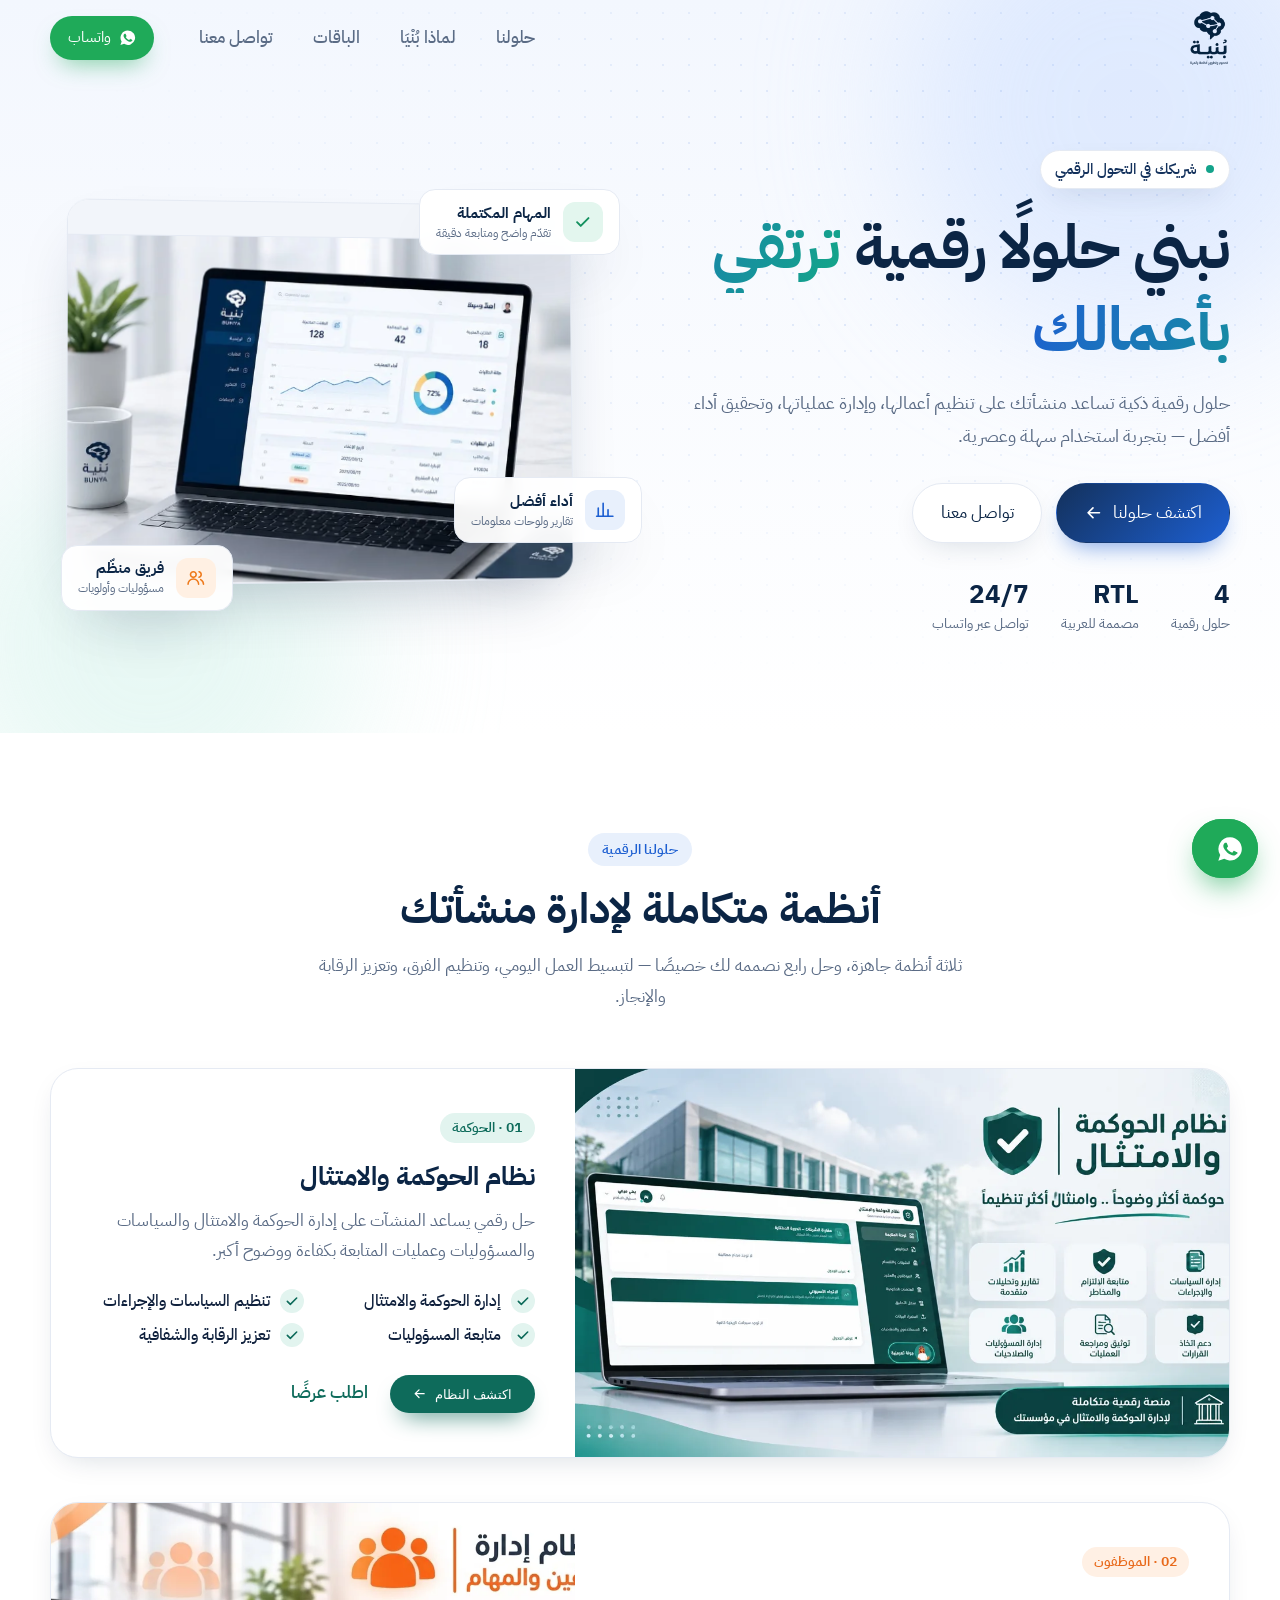
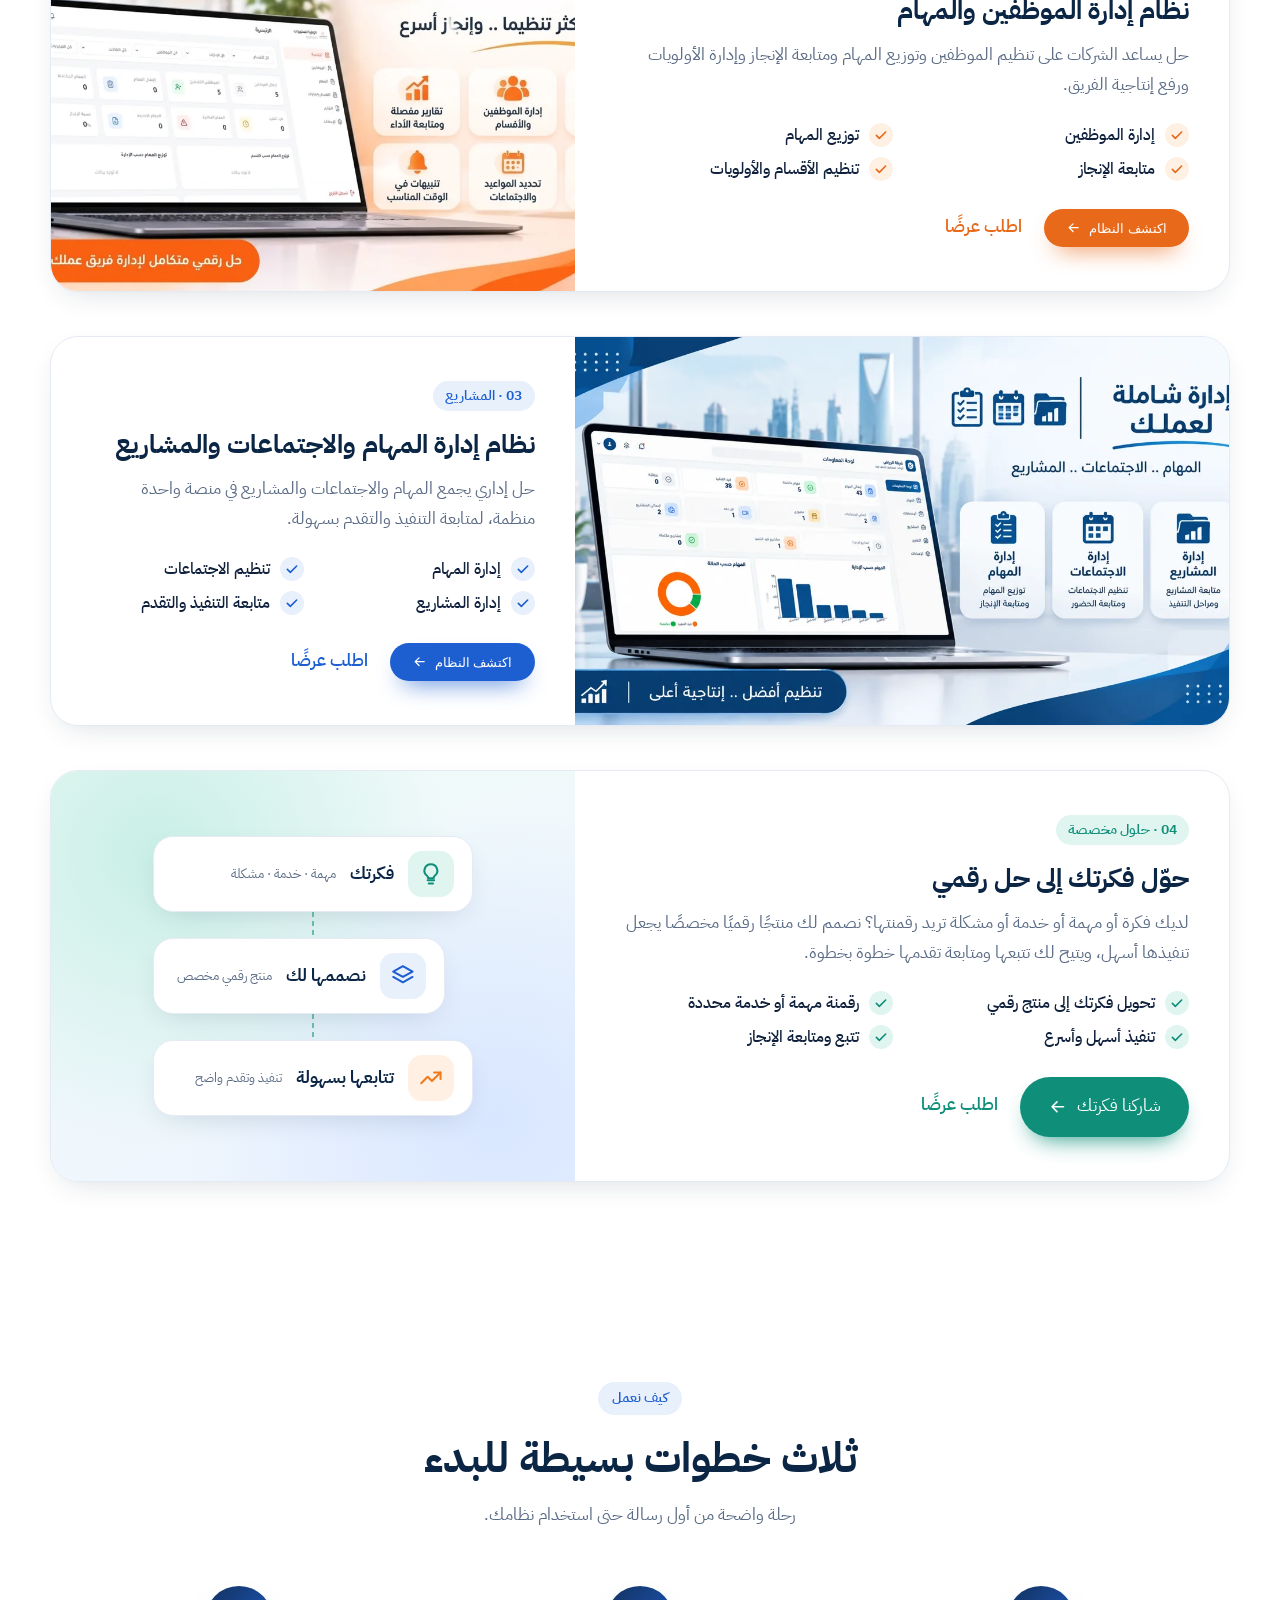
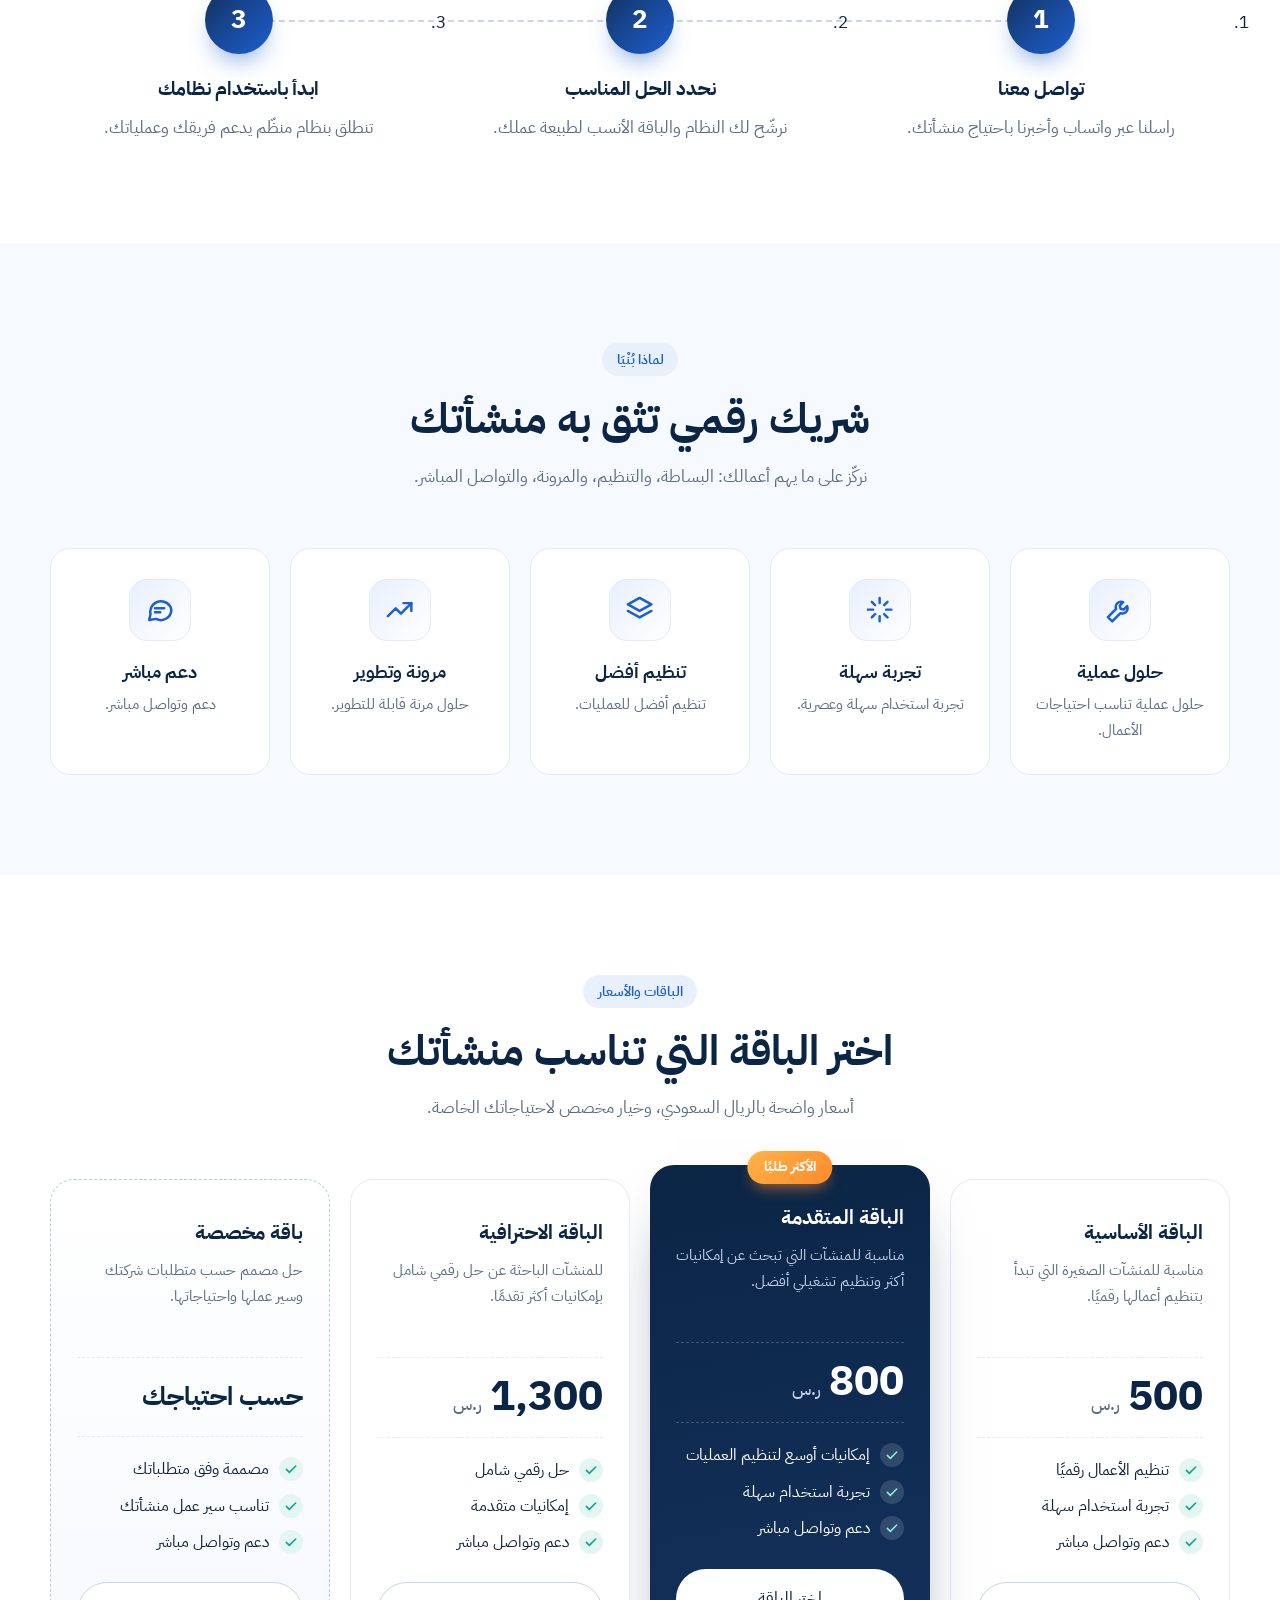
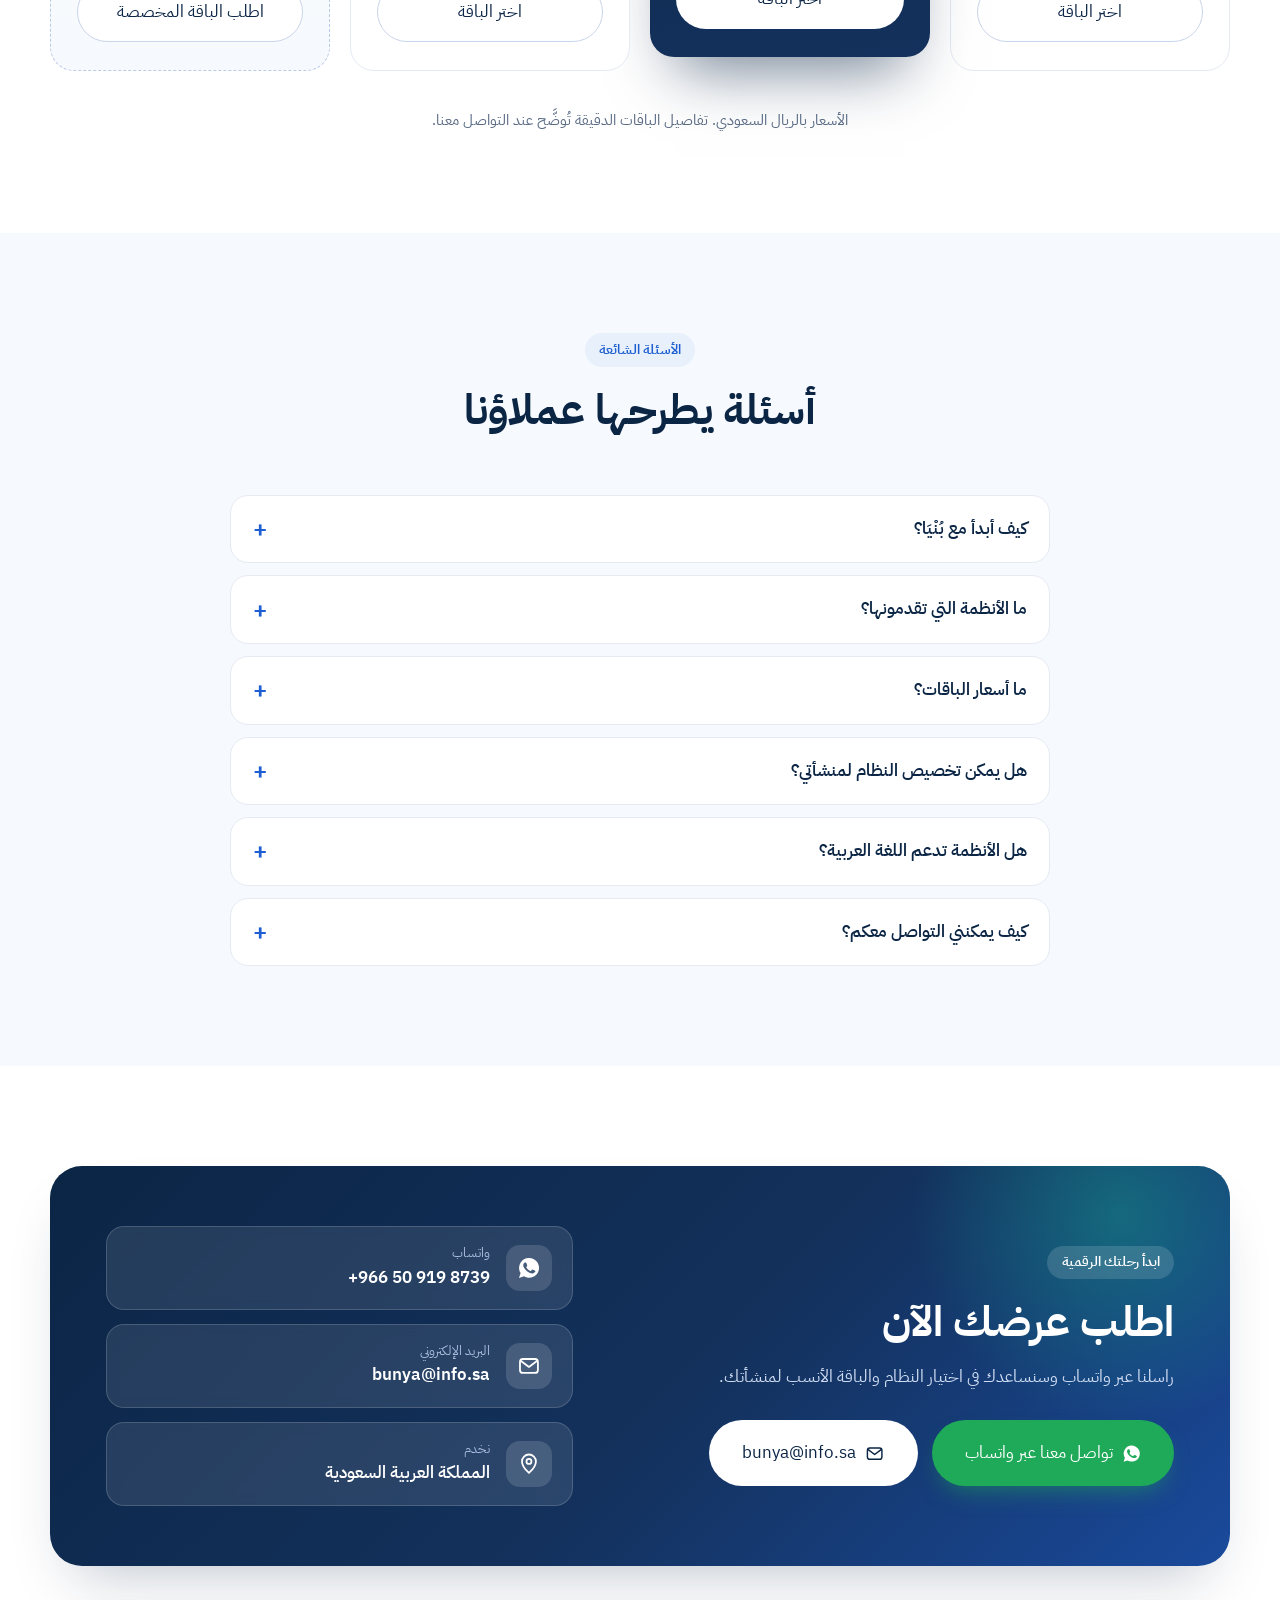
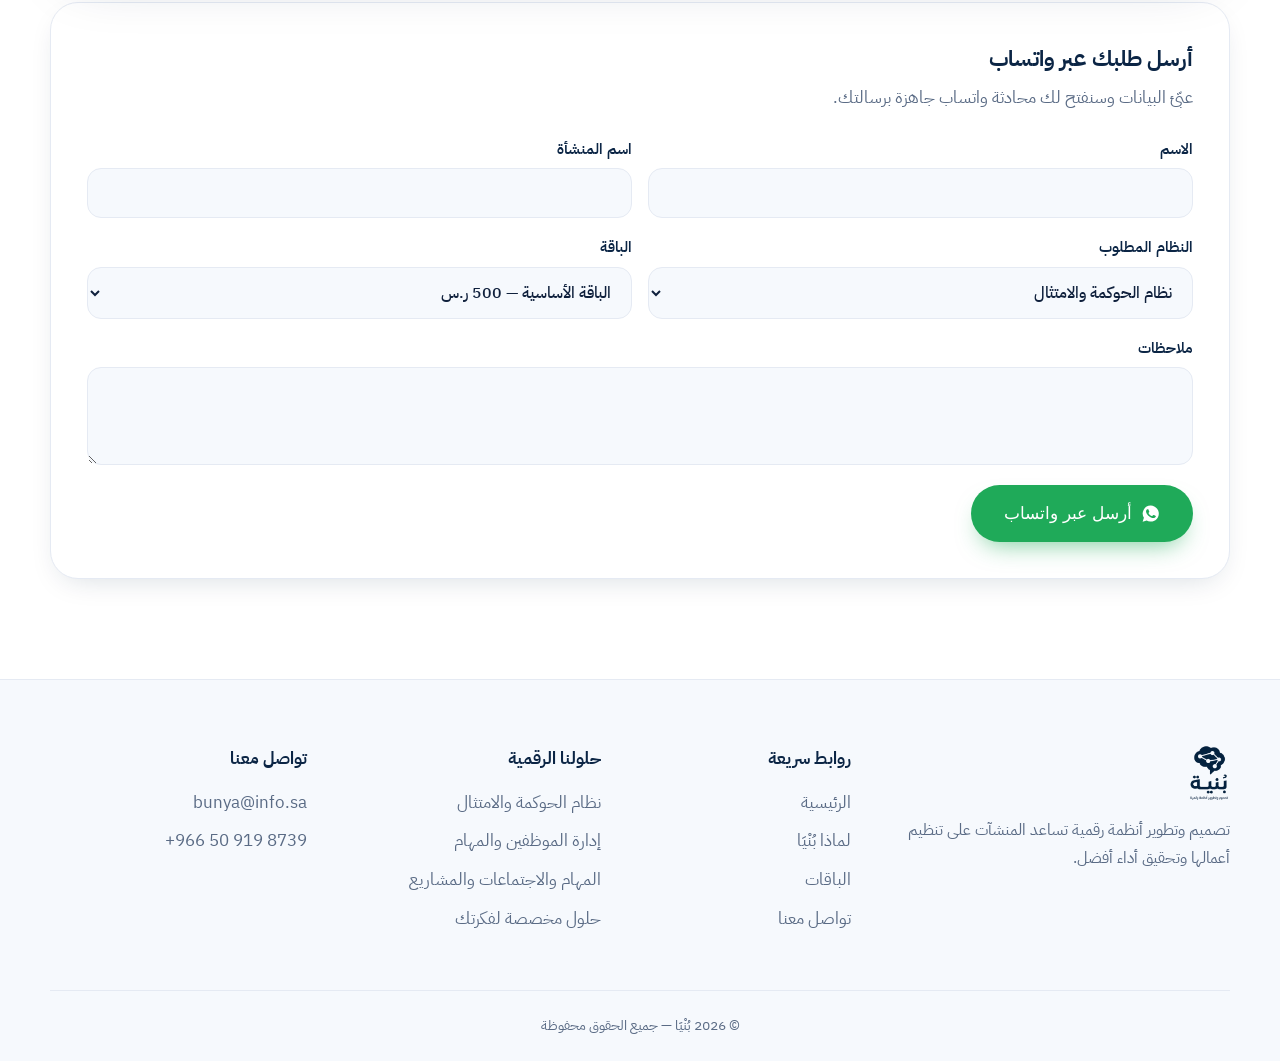
<file: bonya-v2/index.html>
<!DOCTYPE html>
<html lang="ar" dir="rtl">
<head>
  <meta charset="utf-8">
  <meta name="viewport" content="width=device-width, initial-scale=1">
  <title>بُنْيَا | حلول رقمية ذكية لإدارة الأعمال في المملكة العربية السعودية</title>
  <meta name="description" content="بُنْيَا تصمم وتطور أنظمة رقمية لإدارة الأعمال: نظام الحوكمة والامتثال، إدارة الموظفين والمهام، وإدارة المهام والاجتماعات والمشاريع. تواصل معنا عبر واتساب.">
  <meta name="keywords" content="بنية, بُنيا, أنظمة إدارة, حوكمة وامتثال, إدارة المهام, إدارة المشاريع, إدارة الموظفين, حلول رقمية, السعودية">
  <meta name="theme-color" content="#ffffff">
  <link rel="icon" href="assets/favicon.png" type="image/png">
  <link rel="canonical" href="https://bunya.info.sa/">
  <meta property="og:type" content="website">
  <meta property="og:locale" content="ar_SA">
  <meta property="og:title" content="بُنْيَا | نبني حلولًا رقمية ترتقي بأعمالك">
  <meta property="og:description" content="أنظمة رقمية ذكية لتنظيم الأعمال وإدارة العمليات وتحسين الأداء.">
  <meta property="og:image" content="assets/hero-dashboard.webp">
  <script type="application/ld+json">
  {"@context":"https://schema.org","@type":"Organization","name":"بُنْيَا","alternateName":"Bunya","email":"bunya@info.sa","telephone":"+966509198739","areaServed":"SA","description":"حلول رقمية ذكية لإدارة الأعمال"}
  </script>

  <link rel="preconnect" href="https://fonts.googleapis.com">
  <link rel="preconnect" href="https://fonts.gstatic.com" crossorigin>
  <link href="https://fonts.googleapis.com/css2?family=IBM+Plex+Sans+Arabic:wght@400;500;600;700&display=swap" rel="stylesheet">
  <link rel="stylesheet" href="styles.css">
</head>
<body>
  <a class="skip" href="#main">تخطَّ إلى المحتوى</a>

  <!-- ============ HEADER ============ -->
  <header class="header" id="header">
    <div class="container header__in">
      <a href="#top" class="brand" aria-label="بُنْيَا — الصفحة الرئيسية">
        <img src="assets/logo.webp" alt="شعار بُنْيَا" width="58" height="80">
        
      </a>
      <nav class="nav" id="nav" aria-label="التنقل الرئيسي">
        <a href="#products">حلولنا</a>
        <a href="#why">لماذا بُنْيَا</a>
        <a href="#pricing">الباقات</a>
        <a href="#contact">تواصل معنا</a>
      </nav>
      <a class="btn btn--wa btn--sm header__cta" href="https://wa.me/966509198739" target="_blank" rel="noopener">
        <svg class="ic"><use href="#i-wa"/></svg> واتساب
      </a>
      <button class="burger" id="burger" aria-label="القائمة" aria-expanded="false" aria-controls="nav"><span></span><span></span><span></span></button>
    </div>
  </header>

  <main id="main">
  <!-- ============ HERO ============ -->
  <section class="hero" id="top">
    <div class="blob blob--1"></div><div class="blob blob--2"></div><div class="grid-bg"></div>
    <div class="container hero__in">
      <div class="hero__copy">
        <span class="chip reveal"><i></i> شريكك في التحول الرقمي</span>
        <h1 class="reveal" style="--d:.08s">نبني حلولًا رقمية <span class="grad">ترتقي بأعمالك</span></h1>
        <p class="lead reveal" style="--d:.16s">حلول رقمية ذكية تساعد منشأتك على تنظيم أعمالها، وإدارة عملياتها، وتحقيق أداء أفضل — بتجربة استخدام سهلة وعصرية.</p>
        <div class="hero__btns reveal" style="--d:.24s">
          <a class="btn btn--primary" href="#products">اكتشف حلولنا <svg class="ic"><use href="#i-arrow"/></svg></a>
          <a class="btn btn--ghost" href="#contact">تواصل معنا</a>
        </div>
        <ul class="hero__stats reveal" style="--d:.32s">
          <li><b>4</b><span>حلول رقمية</span></li>
          <li><b>RTL</b><span>مصممة للعربية</span></li>
          <li><b>24/7</b><span>تواصل عبر واتساب</span></li>
        </ul>
      </div>

      <div class="hero__visual reveal" style="--d:.2s">
        <div class="screen">
          <div class="screen__bar"><i></i><i></i><i></i></div>
          <img src="assets/hero-dashboard.webp" alt="لوحة تحكم نظام من أنظمة بُنْيَا" width="760" height="517" fetchpriority="high">
        </div>
        <div class="float f1"><span class="fi fi--g"><svg class="ic"><use href="#i-check"/></svg></span><div><b>المهام المكتملة</b><small>تقدّم واضح ومتابعة دقيقة</small></div></div>
        <div class="float f2"><span class="fi fi--b"><svg class="ic"><use href="#i-chart"/></svg></span><div><b>أداء أفضل</b><small>تقارير ولوحات معلومات</small></div></div>
        <div class="float f3"><span class="fi fi--o"><svg class="ic"><use href="#i-users"/></svg></span><div><b>فريق منظّم</b><small>مسؤوليات وأولويات</small></div></div>
      </div>
    </div>
  </section>

  <!-- ============ PRODUCTS ============ -->
  <section class="section" id="products">
    <div class="container">
      <header class="sec-head reveal">
        <span class="eyebrow">حلولنا الرقمية</span>
        <h2>أنظمة متكاملة لإدارة منشأتك</h2>
        <p>ثلاثة أنظمة جاهزة، وحل رابع نصممه لك خصيصًا — لتبسيط العمل اليومي، وتنظيم الفرق، وتعزيز الرقابة والإنجاز.</p>
      </header>

      <div class="products">
        <!-- Product 1 -->
        <article class="product product--green reveal">
          <div class="product__media"><img src="assets/product-governance.webp" alt="نظام الحوكمة والامتثال — لوحة المتابعة" width="1200" height="675" loading="lazy"></div>
          <div class="product__body">
            <span class="tag">01 · الحوكمة</span>
            <h3>نظام الحوكمة والامتثال</h3>
            <p>حل رقمي يساعد المنشآت على إدارة الحوكمة والامتثال والسياسات والمسؤوليات وعمليات المتابعة بكفاءة ووضوح أكبر.</p>
            <ul class="feats">
              <li><svg class="ic"><use href="#i-check"/></svg>إدارة الحوكمة والامتثال</li>
              <li><svg class="ic"><use href="#i-check"/></svg>تنظيم السياسات والإجراءات</li>
              <li><svg class="ic"><use href="#i-check"/></svg>متابعة المسؤوليات</li>
              <li><svg class="ic"><use href="#i-check"/></svg>تعزيز الرقابة والشفافية</li>
            </ul>
            <div class="product__cta">
              <button type="button" class="btn btn--primary" data-demo="gov">اكتشف النظام <svg class="ic"><use href="#i-arrow"/></svg></button>
              <a class="link" href="https://wa.me/966509198739?text=%D8%A3%D8%B1%D9%8A%D8%AF%20%D8%B9%D8%B1%D8%B6%D9%8B%D8%A7%20%D9%84%D9%86%D8%B8%D8%A7%D9%85%20%D8%A7%D9%84%D8%AD%D9%88%D9%83%D9%85%D8%A9%20%D9%88%D8%A7%D9%84%D8%A7%D9%85%D8%AA%D8%AB%D8%A7%D9%84" target="_blank" rel="noopener">اطلب عرضًا</a>
            </div>
          </div>
        </article>

        <!-- Product 2 -->
        <article class="product product--orange product--flip reveal">
          <div class="product__media"><img src="assets/product-employees.webp" alt="نظام إدارة الموظفين والمهام — لوحة التحكم" width="1200" height="670" loading="lazy"></div>
          <div class="product__body">
            <span class="tag">02 · الموظفون</span>
            <h3>نظام إدارة الموظفين والمهام</h3>
            <p>حل يساعد الشركات على تنظيم الموظفين وتوزيع المهام ومتابعة الإنجاز وإدارة الأولويات ورفع إنتاجية الفريق.</p>
            <ul class="feats">
              <li><svg class="ic"><use href="#i-check"/></svg>إدارة الموظفين</li>
              <li><svg class="ic"><use href="#i-check"/></svg>توزيع المهام</li>
              <li><svg class="ic"><use href="#i-check"/></svg>متابعة الإنجاز</li>
              <li><svg class="ic"><use href="#i-check"/></svg>تنظيم الأقسام والأولويات</li>
            </ul>
            <div class="product__cta">
              <button type="button" class="btn btn--primary" data-demo="emp">اكتشف النظام <svg class="ic"><use href="#i-arrow"/></svg></button>
              <a class="link" href="https://wa.me/966509198739?text=%D8%A3%D8%B1%D9%8A%D8%AF%20%D8%B9%D8%B1%D8%B6%D9%8B%D8%A7%20%D9%84%D9%86%D8%B8%D8%A7%D9%85%20%D8%A5%D8%AF%D8%A7%D8%B1%D8%A9%20%D8%A7%D9%84%D9%85%D9%88%D8%B8%D9%81%D9%8A%D9%86%20%D9%88%D8%A7%D9%84%D9%85%D9%87%D8%A7%D9%85" target="_blank" rel="noopener">اطلب عرضًا</a>
            </div>
          </div>
        </article>

        <!-- Product 3 -->
        <article class="product product--blue reveal">
          <div class="product__media"><img src="assets/product-projects.webp" alt="نظام إدارة المهام والاجتماعات والمشاريع — لوحة المعلومات" width="1200" height="675" loading="lazy"></div>
          <div class="product__body">
            <span class="tag">03 · المشاريع</span>
            <h3>نظام إدارة المهام والاجتماعات والمشاريع</h3>
            <p>حل إداري يجمع المهام والاجتماعات والمشاريع في منصة واحدة منظمة، لمتابعة التنفيذ والتقدم بسهولة.</p>
            <ul class="feats">
              <li><svg class="ic"><use href="#i-check"/></svg>إدارة المهام</li>
              <li><svg class="ic"><use href="#i-check"/></svg>تنظيم الاجتماعات</li>
              <li><svg class="ic"><use href="#i-check"/></svg>إدارة المشاريع</li>
              <li><svg class="ic"><use href="#i-check"/></svg>متابعة التنفيذ والتقدم</li>
            </ul>
            <div class="product__cta">
              <button type="button" class="btn btn--primary" data-demo="prj">اكتشف النظام <svg class="ic"><use href="#i-arrow"/></svg></button>
              <a class="link" href="https://wa.me/966509198739?text=%D8%A3%D8%B1%D9%8A%D8%AF%20%D8%B9%D8%B1%D8%B6%D9%8B%D8%A7%20%D9%84%D9%86%D8%B8%D8%A7%D9%85%20%D8%A5%D8%AF%D8%A7%D8%B1%D8%A9%20%D8%A7%D9%84%D9%85%D9%87%D8%A7%D9%85%20%D9%88%D8%A7%D9%84%D8%A7%D8%AC%D8%AA%D9%85%D8%A7%D8%B9%D8%A7%D8%AA%20%D9%88%D8%A7%D9%84%D9%85%D8%B4%D8%A7%D8%B1%D9%8A%D8%B9" target="_blank" rel="noopener">اطلب عرضًا</a>
            </div>
          </div>
        </article>

        <!-- Product 4 : custom solutions (no screenshot yet — visual is built in CSS) -->
        <article class="product product--teal product--flip reveal" id="custom">
          <div class="product__media idea" aria-hidden="true">
            <div class="idea__stage">
              <div class="idea__node idea__node--1"><span><svg class="ic"><use href="#i-bulb"/></svg></span><b>فكرتك</b><small>مهمة · خدمة · مشكلة</small></div>
              <i class="idea__line"></i>
              <div class="idea__node idea__node--2"><span><svg class="ic"><use href="#i-layers"/></svg></span><b>نصممها لك</b><small>منتج رقمي مخصص</small></div>
              <i class="idea__line"></i>
              <div class="idea__node idea__node--3"><span><svg class="ic"><use href="#i-grow"/></svg></span><b>تتابعها بسهولة</b><small>تنفيذ وتقدم واضح</small></div>
            </div>
          </div>
          <div class="product__body">
            <span class="tag">04 · حلول مخصصة</span>
            <h3>حوّل فكرتك إلى حل رقمي</h3>
            <p>لديك فكرة أو مهمة أو خدمة أو مشكلة تريد رقمنتها؟ نصمم لك منتجًا رقميًا مخصصًا يجعل تنفيذها أسهل، ويتيح لك تتبعها ومتابعة تقدمها خطوة بخطوة.</p>
            <ul class="feats">
              <li><svg class="ic"><use href="#i-check"/></svg>تحويل فكرتك إلى منتج رقمي</li>
              <li><svg class="ic"><use href="#i-check"/></svg>رقمنة مهمة أو خدمة محددة</li>
              <li><svg class="ic"><use href="#i-check"/></svg>تنفيذ أسهل وأسرع</li>
              <li><svg class="ic"><use href="#i-check"/></svg>تتبع ومتابعة الإنجاز</li>
            </ul>
            <div class="product__cta">
              <a class="btn btn--primary" data-track="custom_idea" href="https://wa.me/966509198739?text=%D9%84%D8%AF%D9%8A%20%D9%81%D9%83%D8%B1%D8%A9%20/%20%D9%85%D9%87%D9%85%D8%A9%20/%20%D9%85%D8%B4%D9%83%D9%84%D8%A9%20%D8%A3%D8%B1%D9%8A%D8%AF%20%D8%AA%D8%AD%D9%88%D9%8A%D9%84%D9%87%D8%A7%20%D8%A5%D9%84%D9%89%20%D8%AD%D9%84%20%D8%B1%D9%82%D9%85%D9%8A%D8%8C%20%D9%88%D8%A3%D8%B1%D8%BA%D8%A8%20%D8%A8%D9%85%D9%86%D8%A7%D9%82%D8%B4%D8%AA%D9%87%D8%A7" target="_blank" rel="noopener">شاركنا فكرتك <svg class="ic"><use href="#i-arrow"/></svg></a>
              <a class="link" data-track="custom_quote" href="https://wa.me/966509198739?text=%D8%A3%D8%B1%D9%8A%D8%AF%20%D8%B9%D8%B1%D8%B6%D9%8B%D8%A7%20%D9%84%D8%AD%D9%84%20%D8%B1%D9%82%D9%85%D9%8A%20%D9%85%D8%AE%D8%B5%D8%B5" target="_blank" rel="noopener">اطلب عرضًا</a>
            </div>
          </div>
        </article>
      </div>
    </div>
  </section>

  <!-- ============ HOW IT WORKS ============ -->
  <section class="section" id="how">
    <div class="container">
      <header class="sec-head reveal">
        <span class="eyebrow">كيف نعمل</span>
        <h2>ثلاث خطوات بسيطة للبدء</h2>
        <p>رحلة واضحة من أول رسالة حتى استخدام نظامك.</p>
      </header>
      <ol class="steps">
        <li class="step reveal" style="--d:0s"><span class="step__n">1</span><h3>تواصل معنا</h3><p>راسلنا عبر واتساب وأخبرنا باحتياج منشأتك.</p></li>
        <li class="step reveal" style="--d:.1s"><span class="step__n">2</span><h3>نحدد الحل المناسب</h3><p>نرشّح لك النظام والباقة الأنسب لطبيعة عملك.</p></li>
        <li class="step reveal" style="--d:.2s"><span class="step__n">3</span><h3>ابدأ باستخدام نظامك</h3><p>تنطلق بنظام منظّم يدعم فريقك وعملياتك.</p></li>
      </ol>
    </div>
  </section>

  <!-- ============ WHY ============ -->
  <section class="section section--tint" id="why">
    <div class="container">
      <header class="sec-head reveal">
        <span class="eyebrow">لماذا بُنْيَا</span>
        <h2>شريك رقمي تثق به منشأتك</h2>
        <p>نركّز على ما يهم أعمالك: البساطة، والتنظيم، والمرونة، والتواصل المباشر.</p>
      </header>
      <div class="why">
        <div class="why__item reveal" style="--d:0s"><span class="why__ic"><svg class="ic"><use href="#i-tool"/></svg></span><h3>حلول عملية</h3><p>حلول عملية تناسب احتياجات الأعمال.</p></div>
        <div class="why__item reveal" style="--d:.08s"><span class="why__ic"><svg class="ic"><use href="#i-spark"/></svg></span><h3>تجربة سهلة</h3><p>تجربة استخدام سهلة وعصرية.</p></div>
        <div class="why__item reveal" style="--d:.16s"><span class="why__ic"><svg class="ic"><use href="#i-layers"/></svg></span><h3>تنظيم أفضل</h3><p>تنظيم أفضل للعمليات.</p></div>
        <div class="why__item reveal" style="--d:.24s"><span class="why__ic"><svg class="ic"><use href="#i-grow"/></svg></span><h3>مرونة وتطوير</h3><p>حلول مرنة قابلة للتطوير.</p></div>
        <div class="why__item reveal" style="--d:.32s"><span class="why__ic"><svg class="ic"><use href="#i-chat"/></svg></span><h3>دعم مباشر</h3><p>دعم وتواصل مباشر.</p></div>
      </div>
    </div>
  </section>

  <!-- ============ PRICING ============
       To update a plan: edit its card below. Each card has: name, desc, price, and a <ul class="plan__list">.
       Replace the generic list items with the exact features when ready. -->
  <section class="section" id="pricing">
    <div class="container">
      <header class="sec-head reveal">
        <span class="eyebrow">الباقات والأسعار</span>
        <h2>اختر الباقة التي تناسب منشأتك</h2>
        <p>أسعار واضحة بالريال السعودي، وخيار مخصص لاحتياجاتك الخاصة.</p>
      </header>

      <div class="plans">
        <article class="plan reveal" style="--d:0s" data-plan="basic">
          <h3 class="plan__name">الباقة الأساسية</h3>
          <p class="plan__desc">مناسبة للمنشآت الصغيرة التي تبدأ بتنظيم أعمالها رقميًا.</p>
          <div class="plan__price"><b>500</b><span>ر.س</span></div>
          <ul class="plan__list">
            <li><svg class="ic"><use href="#i-check"/></svg>تنظيم الأعمال رقميًا</li>
            <li><svg class="ic"><use href="#i-check"/></svg>تجربة استخدام سهلة</li>
            <li><svg class="ic"><use href="#i-check"/></svg>دعم وتواصل مباشر</li>
          </ul>
          <a class="btn btn--outline btn--block" href="https://wa.me/966509198739?text=%D8%A3%D8%B1%D9%8A%D8%AF%20%D8%A7%D9%84%D8%A7%D8%B4%D8%AA%D8%B1%D8%A7%D9%83%20%D9%81%D9%8A%20%D8%A7%D9%84%D8%A8%D8%A7%D9%82%D8%A9%20%D8%A7%D9%84%D8%A3%D8%B3%D8%A7%D8%B3%D9%8A%D8%A9%20(500%20%D8%B1%D9%8A%D8%A7%D9%84)" target="_blank" rel="noopener">اختر الباقة</a>
        </article>

        <article class="plan plan--pop reveal" style="--d:.08s" data-plan="advanced">
          <span class="plan__badge">الأكثر طلبًا</span>
          <h3 class="plan__name">الباقة المتقدمة</h3>
          <p class="plan__desc">مناسبة للمنشآت التي تبحث عن إمكانيات أكثر وتنظيم تشغيلي أفضل.</p>
          <div class="plan__price"><b>800</b><span>ر.س</span></div>
          <ul class="plan__list">
            <li><svg class="ic"><use href="#i-check"/></svg>إمكانيات أوسع لتنظيم العمليات</li>
            <li><svg class="ic"><use href="#i-check"/></svg>تجربة استخدام سهلة</li>
            <li><svg class="ic"><use href="#i-check"/></svg>دعم وتواصل مباشر</li>
          </ul>
          <a class="btn btn--primary btn--block" href="https://wa.me/966509198739?text=%D8%A3%D8%B1%D9%8A%D8%AF%20%D8%A7%D9%84%D8%A7%D8%B4%D8%AA%D8%B1%D8%A7%D9%83%20%D9%81%D9%8A%20%D8%A7%D9%84%D8%A8%D8%A7%D9%82%D8%A9%20%D8%A7%D9%84%D9%85%D8%AA%D9%82%D8%AF%D9%85%D8%A9%20(800%20%D8%B1%D9%8A%D8%A7%D9%84)" target="_blank" rel="noopener">اختر الباقة</a>
        </article>

        <article class="plan reveal" style="--d:.16s" data-plan="pro">
          <h3 class="plan__name">الباقة الاحترافية</h3>
          <p class="plan__desc">للمنشآت الباحثة عن حل رقمي شامل بإمكانيات أكثر تقدمًا.</p>
          <div class="plan__price"><b>1,300</b><span>ر.س</span></div>
          <ul class="plan__list">
            <li><svg class="ic"><use href="#i-check"/></svg>حل رقمي شامل</li>
            <li><svg class="ic"><use href="#i-check"/></svg>إمكانيات متقدمة</li>
            <li><svg class="ic"><use href="#i-check"/></svg>دعم وتواصل مباشر</li>
          </ul>
          <a class="btn btn--outline btn--block" href="https://wa.me/966509198739?text=%D8%A3%D8%B1%D9%8A%D8%AF%20%D8%A7%D9%84%D8%A7%D8%B4%D8%AA%D8%B1%D8%A7%D9%83%20%D9%81%D9%8A%20%D8%A7%D9%84%D8%A8%D8%A7%D9%82%D8%A9%20%D8%A7%D9%84%D8%A7%D8%AD%D8%AA%D8%B1%D8%A7%D9%81%D9%8A%D8%A9%20(1%2C300%20%D8%B1%D9%8A%D8%A7%D9%84)" target="_blank" rel="noopener">اختر الباقة</a>
        </article>

        <article class="plan plan--custom reveal" style="--d:.24s" data-plan="custom">
          <h3 class="plan__name">باقة مخصصة</h3>
          <p class="plan__desc">حل مصمم حسب متطلبات شركتك وسير عملها واحتياجاتها.</p>
          <div class="plan__price plan__price--txt"><b>حسب احتياجك</b></div>
          <ul class="plan__list">
            <li><svg class="ic"><use href="#i-check"/></svg>مصممة وفق متطلباتك</li>
            <li><svg class="ic"><use href="#i-check"/></svg>تناسب سير عمل منشأتك</li>
            <li><svg class="ic"><use href="#i-check"/></svg>دعم وتواصل مباشر</li>
          </ul>
          <a class="btn btn--outline btn--block" href="https://wa.me/966509198739?text=%D8%A3%D8%B1%D9%8A%D8%AF%20%D8%B7%D9%84%D8%A8%20%D8%A8%D8%A7%D9%82%D8%A9%20%D9%85%D8%AE%D8%B5%D8%B5%D8%A9" target="_blank" rel="noopener">اطلب الباقة المخصصة</a>
        </article>
      </div>
      <p class="note reveal">الأسعار بالريال السعودي. تفاصيل الباقات الدقيقة تُوضَّح عند التواصل معنا.</p>
    </div>
  </section>

  <!-- ============ FAQ ============ -->
  <section class="section section--tint" id="faq">
    <div class="container faq__wrap">
      <header class="sec-head reveal">
        <span class="eyebrow">الأسئلة الشائعة</span>
        <h2>أسئلة يطرحها عملاؤنا</h2>
      </header>
      <div class="faq reveal">
        <details><summary>كيف أبدأ مع بُنْيَا؟</summary><p>تواصل معنا عبر واتساب، وسنتعرف على احتياج منشأتك ثم نرشّح لك النظام والباقة المناسبة.</p></details>
        <details><summary>ما الأنظمة التي تقدمونها؟</summary><p>نقدّم ثلاثة أنظمة جاهزة: الحوكمة والامتثال، وإدارة الموظفين والمهام، وإدارة المهام والاجتماعات والمشاريع، إضافةً إلى حلول مخصصة نصممها لفكرتك أو مهمتك أو مشكلتك.</p></details>
        <details><summary>ما أسعار الباقات؟</summary><p>الباقة الأساسية 500 ر.س، والمتقدمة 800 ر.س، والاحترافية 1,300 ر.س، إضافةً إلى باقة مخصصة حسب احتياجك. تُوضَّح تفاصيل كل باقة عند التواصل معنا.</p></details>
        <details><summary>هل يمكن تخصيص النظام لمنشأتي؟</summary><p>نعم، الباقة المخصصة مصممة وفق متطلبات شركتك وسير عملها واحتياجاتها.</p></details>
        <details><summary>هل الأنظمة تدعم اللغة العربية؟</summary><p>نعم، أنظمتنا مصممة بواجهات عربية تدعم الاتجاه من اليمين إلى اليسار.</p></details>
        <details><summary>كيف يمكنني التواصل معكم؟</summary><p>عبر واتساب على <bdi dir="ltr">+966 50 919 8739</bdi> أو عبر البريد الإلكتروني bunya@info.sa.</p></details>
      </div>
    </div>
  </section>

  <!-- ============ CONTACT ============ -->
  <section class="section" id="contact">
    <div class="container">
      <div class="cta reveal">
        <div class="cta__glow"></div>
        <div class="cta__copy">
          <span class="eyebrow eyebrow--light">ابدأ رحلتك الرقمية</span>
          <h2>اطلب عرضك الآن</h2>
          <p>راسلنا عبر واتساب وسنساعدك في اختيار النظام والباقة الأنسب لمنشأتك.</p>
          <div class="cta__btns">
            <a class="btn btn--wa btn--lg" data-track="cta_whatsapp" href="https://wa.me/966509198739" target="_blank" rel="noopener"><svg class="ic"><use href="#i-wa"/></svg> تواصل معنا عبر واتساب</a>
            <a class="btn btn--white btn--lg" href="mailto:bunya@info.sa"><svg class="ic"><use href="#i-mail"/></svg> bunya@info.sa</a>
          </div>
        </div>
        <ul class="cta__cards">
          <li><span><svg class="ic"><use href="#i-wa"/></svg></span><div><small>واتساب</small><a href="https://wa.me/966509198739" target="_blank" rel="noopener"><bdi dir="ltr">+966 50 919 8739</bdi></a></div></li>
          <li><span><svg class="ic"><use href="#i-mail"/></svg></span><div><small>البريد الإلكتروني</small><a href="mailto:bunya@info.sa">bunya@info.sa</a></div></li>
          <li><span><svg class="ic"><use href="#i-pin"/></svg></span><div><small>نخدم</small><b>المملكة العربية السعودية</b></div></li>
        </ul>
      </div>
      <form class="form reveal" id="leadForm" novalidate>
        <div class="form__head"><h3>أرسل طلبك عبر واتساب</h3><p>عبّئ البيانات وسنفتح لك محادثة واتساب جاهزة برسالتك.</p></div>
        <div class="form__grid">
          <label>الاسم<input name="name" autocomplete="name" required></label>
          <label>اسم المنشأة<input name="company" autocomplete="organization"></label>
          <label>النظام المطلوب
            <select name="system">
              <option>نظام الحوكمة والامتثال</option>
              <option>نظام إدارة الموظفين والمهام</option>
              <option>نظام إدارة المهام والاجتماعات والمشاريع</option>
              <option>حل مخصص لفكرتي</option>
              <option>لست متأكدًا بعد</option>
            </select></label>
          <label>الباقة
            <select name="plan">
              <option>الباقة الأساسية — 500 ر.س</option>
              <option>الباقة المتقدمة — 800 ر.س</option>
              <option>الباقة الاحترافية — 1,300 ر.س</option>
              <option>باقة مخصصة</option>
              <option>لست متأكدًا بعد</option>
            </select></label>
          <label class="full">ملاحظات<textarea name="note" rows="3"></textarea></label>
        </div>
        <p class="form__err" id="formErr" role="alert" hidden>الرجاء إدخال الاسم.</p>
        <button class="btn btn--wa btn--lg" type="submit"><svg class="ic"><use href="#i-wa"/></svg> أرسل عبر واتساب</button>
      </form>
    </div>
  </section>
  </main>

  <!-- ============ FOOTER ============ -->
  <footer class="footer">
    <div class="container footer__in">
      <div class="footer__brand">
        <a href="#top" class="brand"><img src="assets/logo.webp" alt="شعار بُنْيَا" width="58" height="80" loading="lazy"></a>
        <p>تصميم وتطوير أنظمة رقمية تساعد المنشآت على تنظيم أعمالها وتحقيق أداء أفضل.</p>
      </div>
      <div><h4>روابط سريعة</h4><ul><li><a href="#top">الرئيسية</a></li><li><a href="#why">لماذا بُنْيَا</a></li><li><a href="#pricing">الباقات</a></li><li><a href="#contact">تواصل معنا</a></li></ul></div>
      <div><h4>حلولنا الرقمية</h4><ul><li><a href="#products">نظام الحوكمة والامتثال</a></li><li><a href="#products">إدارة الموظفين والمهام</a></li><li><a href="#products">المهام والاجتماعات والمشاريع</a></li><li><a href="#custom">حلول مخصصة لفكرتك</a></li></ul></div>
      <div><h4>تواصل معنا</h4><ul><li><a href="mailto:bunya@info.sa">bunya@info.sa</a></li><li><a href="https://wa.me/966509198739" target="_blank" rel="noopener"><bdi dir="ltr">+966 50 919 8739</bdi></a></li></ul></div>
    </div>
    <div class="container footer__bar">© <span id="yr">2026</span> بُنْيَا — جميع الحقوق محفوظة</div>
  </footer>

  <!-- Demo modal -->
  <div class="modal" id="modal" role="dialog" aria-modal="true" aria-labelledby="mTitle" hidden>
    <div class="modal__bg" data-close></div>
    <div class="modal__box">
      <button class="modal__x" data-close aria-label="إغلاق">&times;</button>
      <img id="mImg" src="assets/product-governance.webp" alt="" width="1200" height="675">
      <div class="modal__body">
        <h3 id="mTitle"></h3>
        <p id="mDesc"></p>
        <ul class="feats" id="mFeats"></ul>
        <div class="product__cta">
          <a class="btn btn--wa" id="mCta" data-track="modal_request" href="https://wa.me/966509198739" target="_blank" rel="noopener"><svg class="ic"><use href="#i-wa"/></svg> اطلب عرضًا</a>
          <button class="link" type="button" data-close>إغلاق</button>
        </div>
      </div>
    </div>
  </div>

  <!-- Floating WhatsApp -->
  <a class="wa-float" data-track="float_whatsapp" href="https://wa.me/966509198739" target="_blank" rel="noopener" aria-label="تواصل معنا عبر واتساب">
    <svg class="ic"><use href="#i-wa"/></svg><span>تواصل عبر واتساب</span>
  </a>

  <!-- SVG sprite -->
  <svg width="0" height="0" style="position:absolute" aria-hidden="true">
    <defs>
      <symbol id="i-wa" viewBox="0 0 24 24"><path fill="currentColor" d="M12.04 2a9.9 9.9 0 0 0-8.43 15.1L2 22l5.05-1.57A9.93 9.93 0 1 0 12.04 2Zm5.8 14.1c-.25.7-1.45 1.34-2 1.4-.5.06-1.13.09-1.82-.11a16.6 16.6 0 0 1-1.65-.61c-2.9-1.25-4.78-4.17-4.92-4.37-.15-.2-1.18-1.57-1.18-3s.75-2.13 1.02-2.42c.27-.3.59-.37.79-.37h.57c.18 0 .43-.07.67.51.25.6.85 2.06.92 2.21.08.15.13.32.03.52-.1.2-.15.32-.3.5-.15.17-.31.38-.44.51-.15.15-.3.31-.13.6.18.3.78 1.28 1.67 2.07 1.14 1.02 2.1 1.34 2.4 1.49.3.15.47.12.65-.07.17-.2.75-.87.95-1.17.2-.3.4-.25.67-.15.27.1 1.73.82 2.03.97.3.15.5.22.57.35.08.12.08.72-.17 1.42Z"/></symbol>
      <symbol id="i-mail" viewBox="0 0 24 24"><g fill="none" stroke="currentColor" stroke-width="1.8" stroke-linecap="round" stroke-linejoin="round"><rect x="3" y="5" width="18" height="14" rx="3"/><path d="m4 7 8 6 8-6"/></g></symbol>
      <symbol id="i-pin" viewBox="0 0 24 24"><g fill="none" stroke="currentColor" stroke-width="1.8" stroke-linecap="round" stroke-linejoin="round"><path d="M12 21s7-6.2 7-11.5A7 7 0 0 0 5 9.5C5 14.8 12 21 12 21Z"/><circle cx="12" cy="9.5" r="2.5"/></g></symbol>
      <symbol id="i-arrow" viewBox="0 0 24 24"><g fill="none" stroke="currentColor" stroke-width="2" stroke-linecap="round" stroke-linejoin="round"><path d="M19 12H5M11 6l-6 6 6 6"/></g></symbol>
      <symbol id="i-check" viewBox="0 0 24 24"><g fill="none" stroke="currentColor" stroke-width="2.4" stroke-linecap="round" stroke-linejoin="round"><path d="m5 12.5 4.5 4.5L19 7.5"/></g></symbol>
      <symbol id="i-chart" viewBox="0 0 24 24"><g fill="none" stroke="currentColor" stroke-width="2" stroke-linecap="round" stroke-linejoin="round"><path d="M4 20V10M10 20V4M16 20v-8M22 20H2"/></g></symbol>
      <symbol id="i-users" viewBox="0 0 24 24"><g fill="none" stroke="currentColor" stroke-width="1.9" stroke-linecap="round" stroke-linejoin="round"><circle cx="9" cy="8" r="3.5"/><path d="M2.5 20a6.5 6.5 0 0 1 13 0"/><path d="M16 4.6a3.5 3.5 0 0 1 0 6.8M18 14.2a6.5 6.5 0 0 1 3.5 5.8"/></g></symbol>
      <symbol id="i-tool" viewBox="0 0 24 24"><g fill="none" stroke="currentColor" stroke-width="1.9" stroke-linecap="round" stroke-linejoin="round"><path d="M14.7 6.3a4 4 0 0 0-5.4 5.1L3 17.7 6.3 21l6.3-6.3a4 4 0 0 0 5.1-5.4l-2.6 2.6-2.4-.6-.6-2.4 2.6-2.6Z"/></g></symbol>
      <symbol id="i-spark" viewBox="0 0 24 24"><g fill="none" stroke="currentColor" stroke-width="1.9" stroke-linecap="round" stroke-linejoin="round"><path d="M12 3v4M12 17v4M3 12h4M17 12h4M6 6l2.5 2.5M15.5 15.5 18 18M18 6l-2.5 2.5M8.5 15.5 6 18"/></g></symbol>
      <symbol id="i-layers" viewBox="0 0 24 24"><g fill="none" stroke="currentColor" stroke-width="1.9" stroke-linecap="round" stroke-linejoin="round"><path d="m12 3 9 5-9 5-9-5 9-5Z"/><path d="m3 13 9 5 9-5"/></g></symbol>
      <symbol id="i-grow" viewBox="0 0 24 24"><g fill="none" stroke="currentColor" stroke-width="1.9" stroke-linecap="round" stroke-linejoin="round"><path d="m3 17 6-6 4 4 8-8"/><path d="M15 7h6v6"/></g></symbol>
      <symbol id="i-bulb" viewBox="0 0 24 24"><g fill="none" stroke="currentColor" stroke-width="1.9" stroke-linecap="round" stroke-linejoin="round"><path d="M9 18h6M10 21h4"/><path d="M12 3a6 6 0 0 0-3.6 10.8c.6.5 1 1.2 1 2V16h5.2v-.2c0-.8.4-1.5 1-2A6 6 0 0 0 12 3Z"/></g></symbol>
      <symbol id="i-chat" viewBox="0 0 24 24"><g fill="none" stroke="currentColor" stroke-width="1.9" stroke-linecap="round" stroke-linejoin="round"><path d="M21 12a8 8 0 0 1-11.7 7.1L4 20l1-4.6A8 8 0 1 1 21 12Z"/><path d="M8.5 11h7M8.5 14h4"/></g></symbol>
    </defs>
  </svg>

  <script src="script.js"></script>
</body>
</html>
</file>
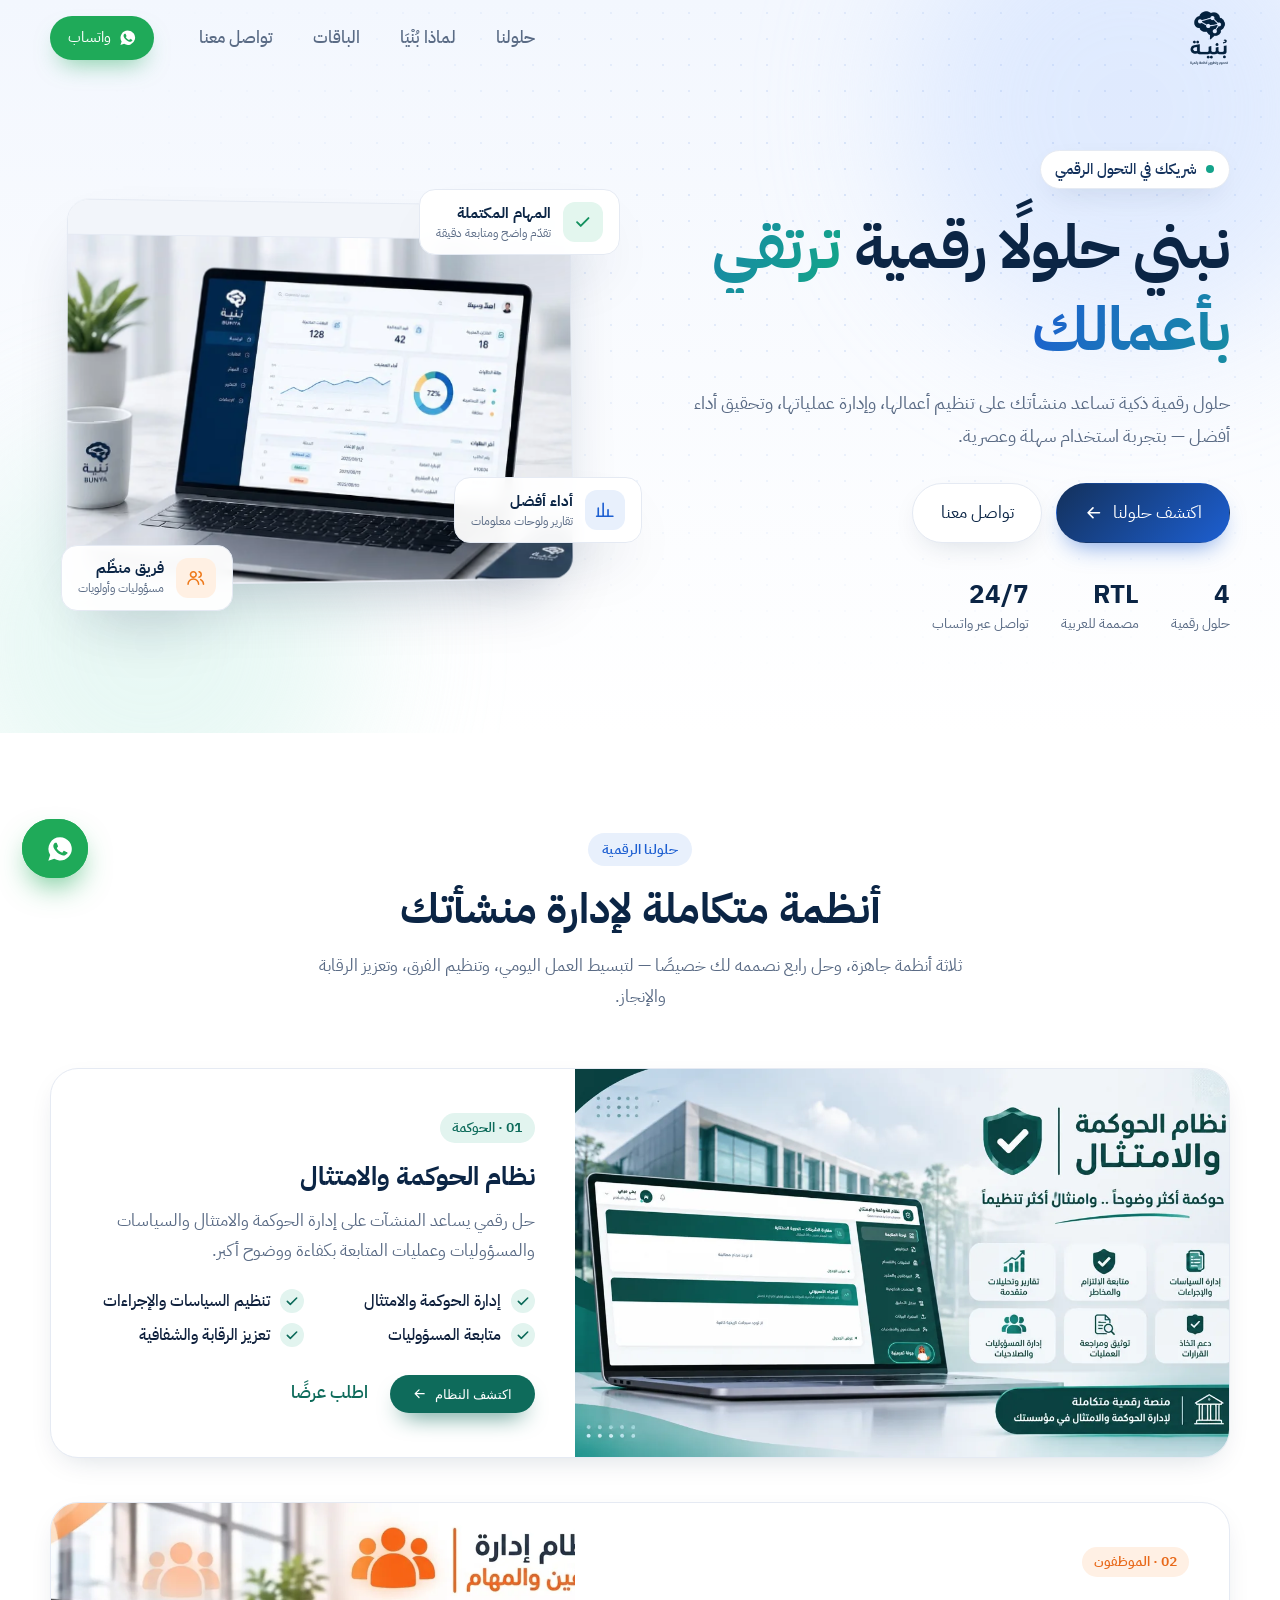
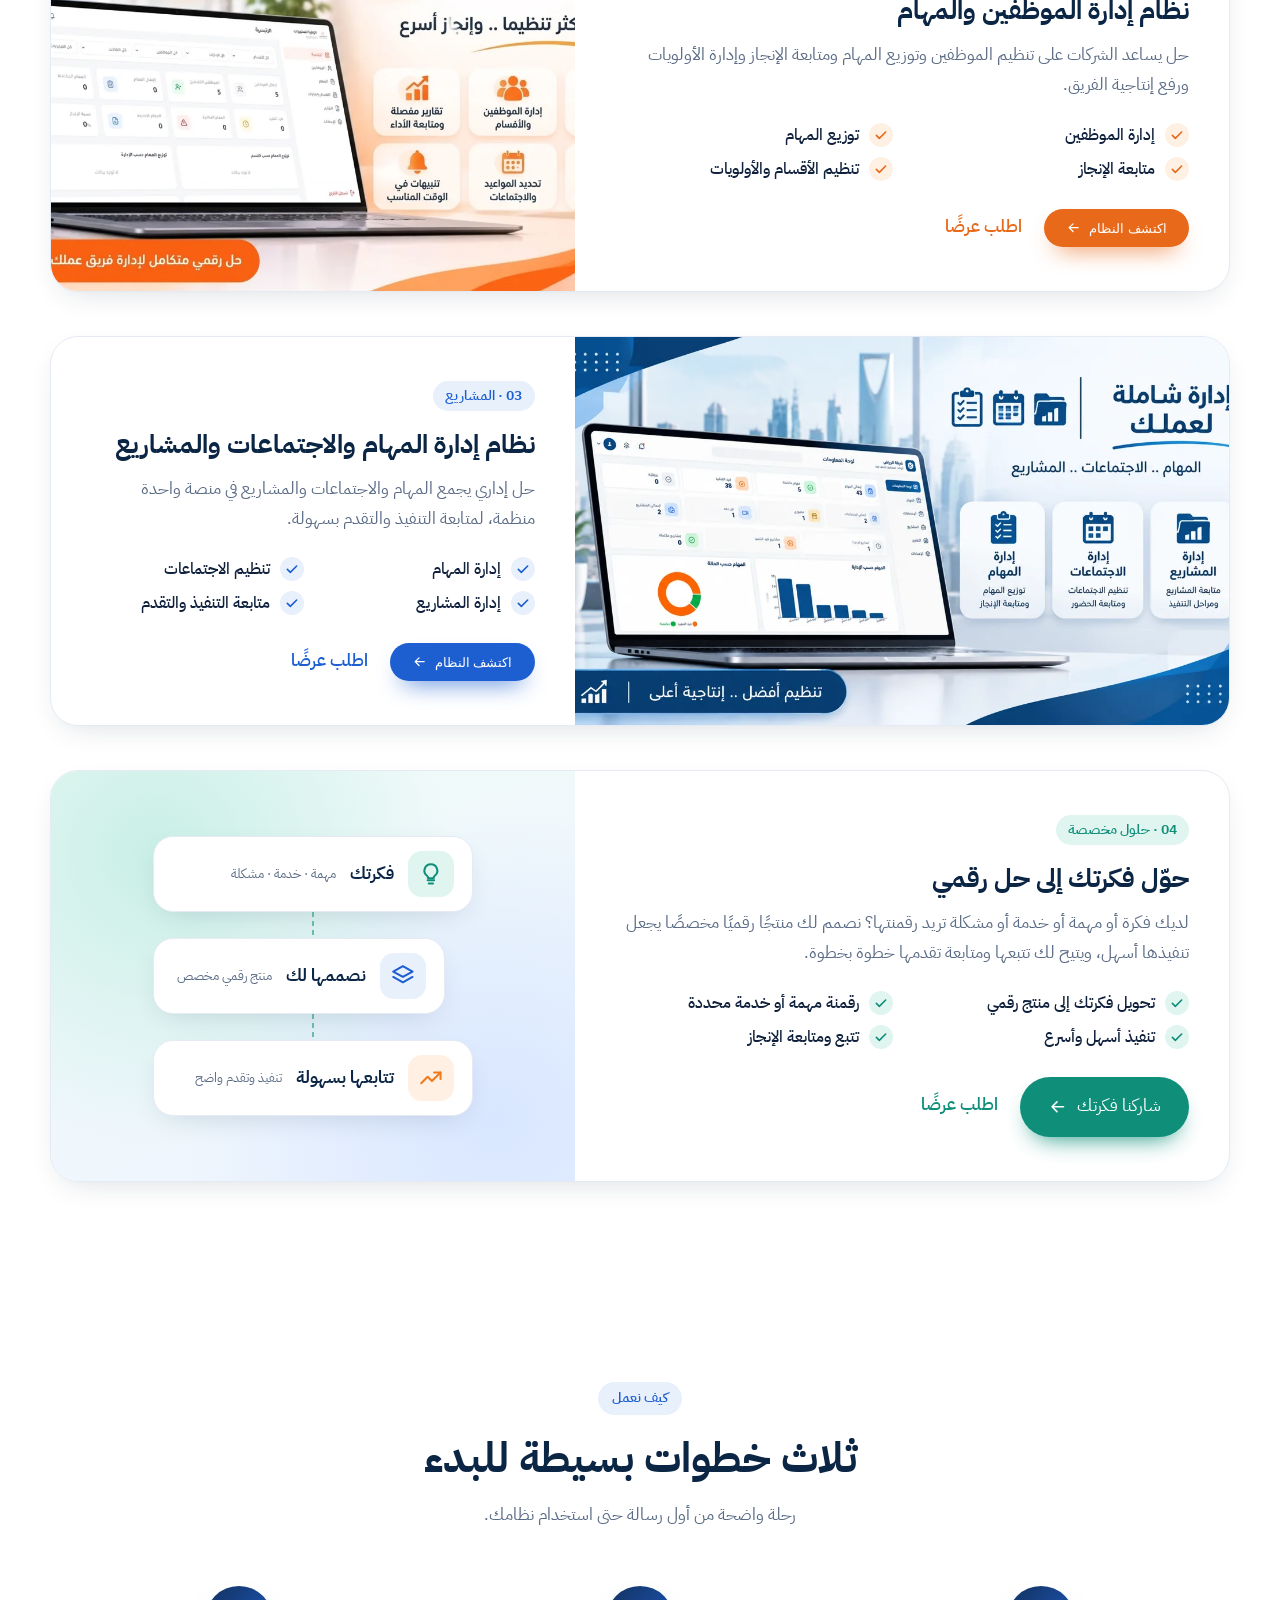
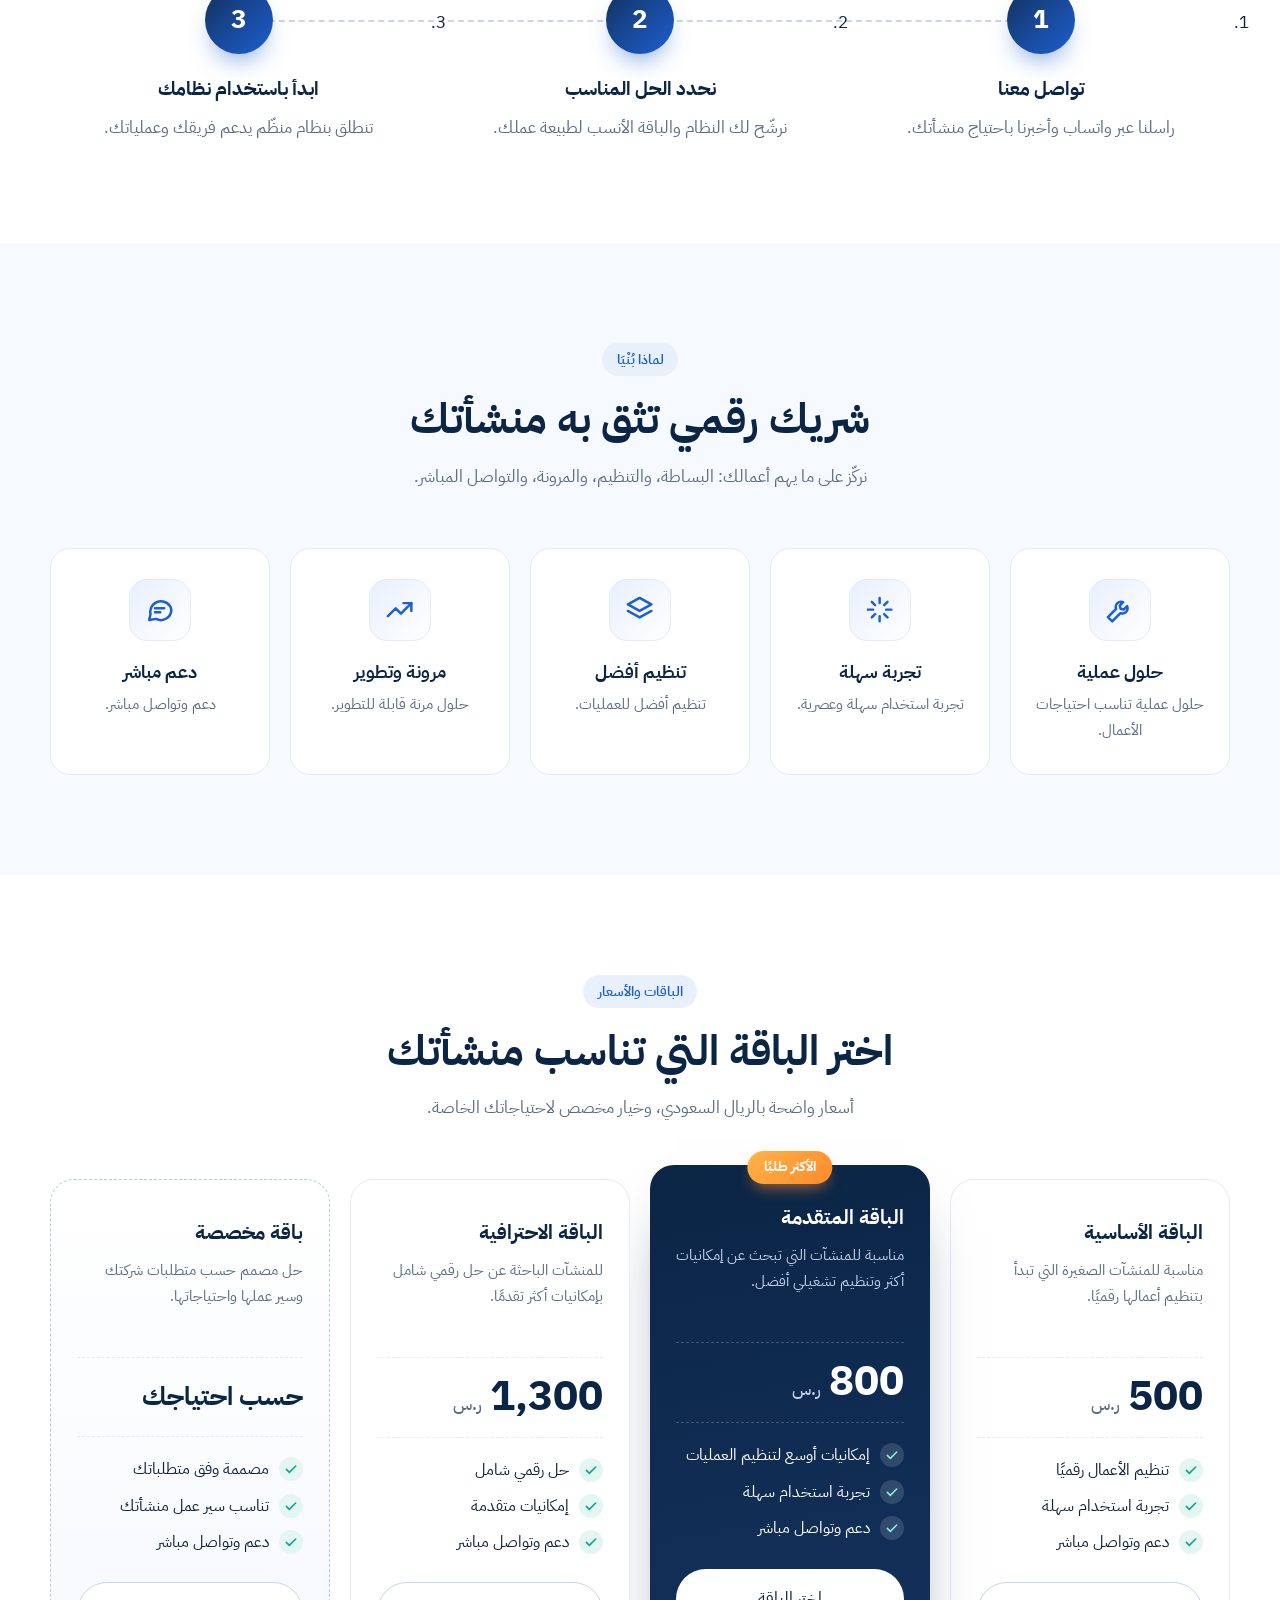
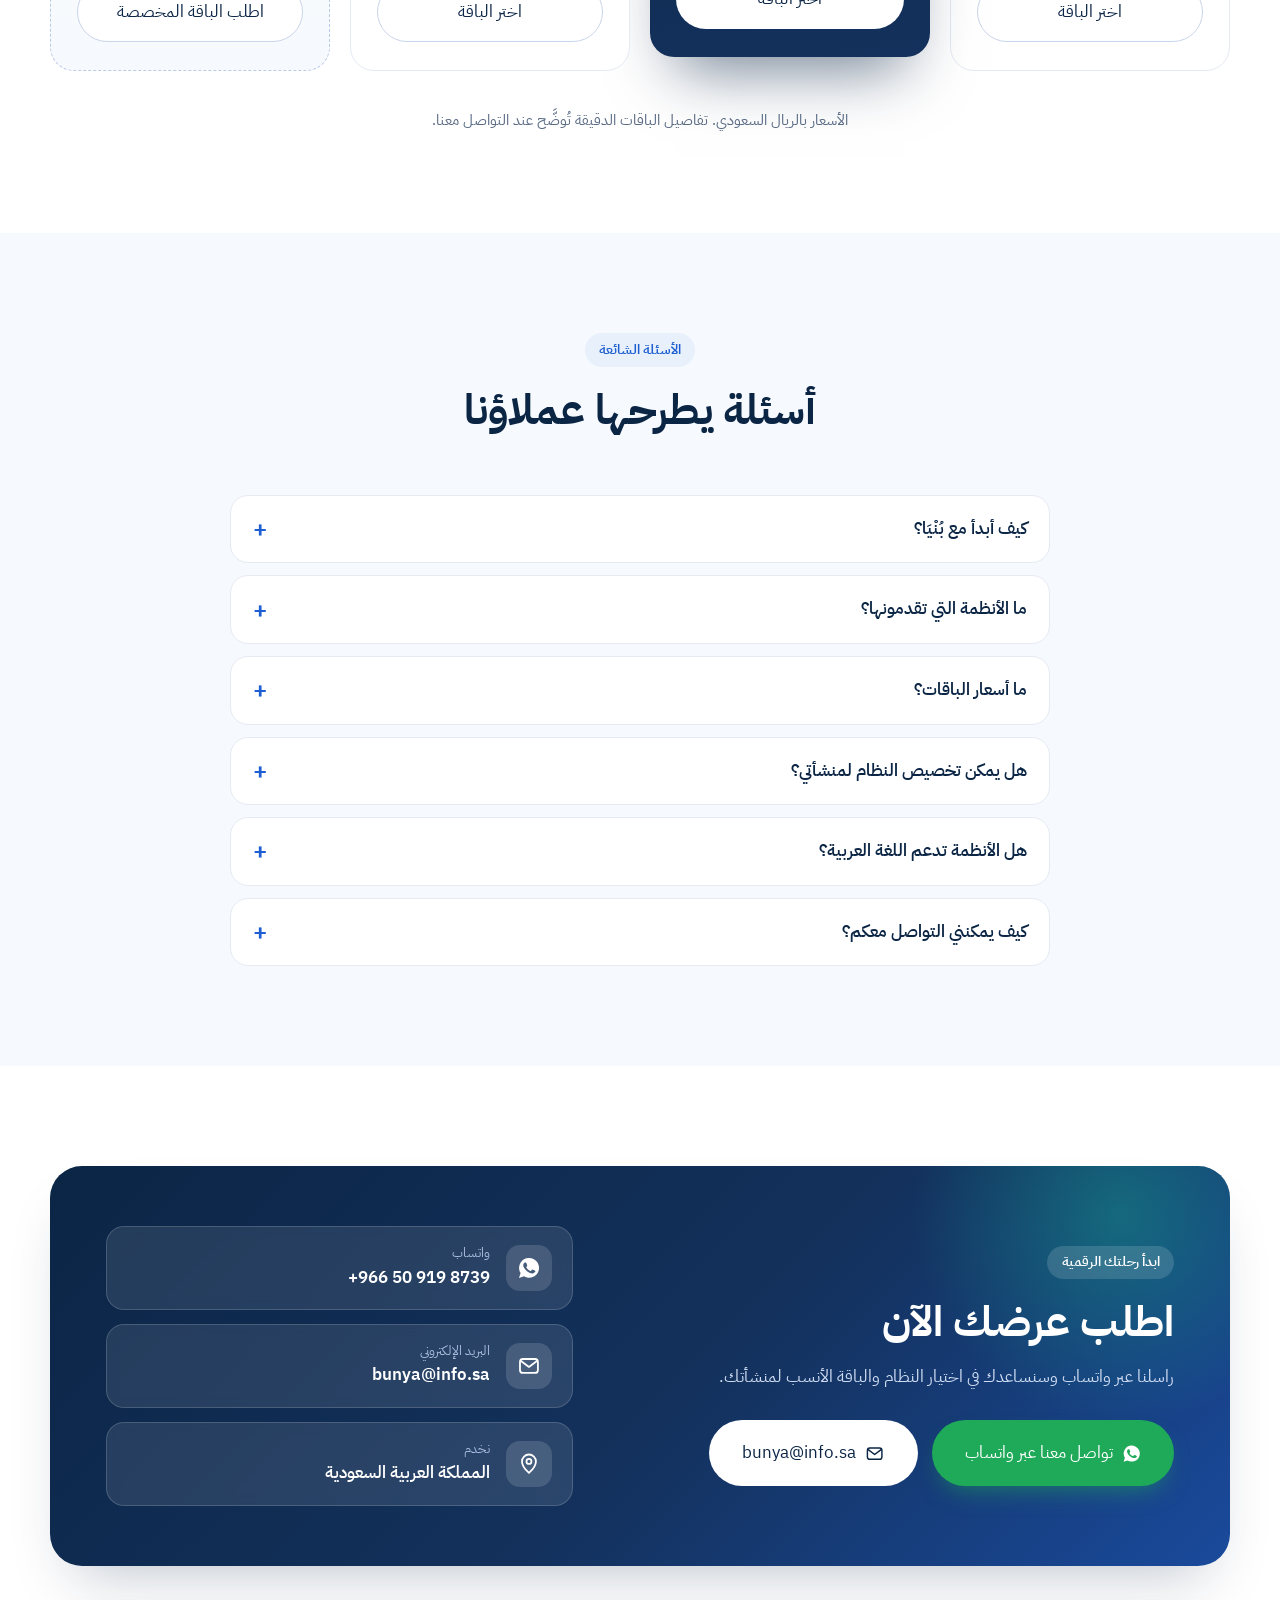
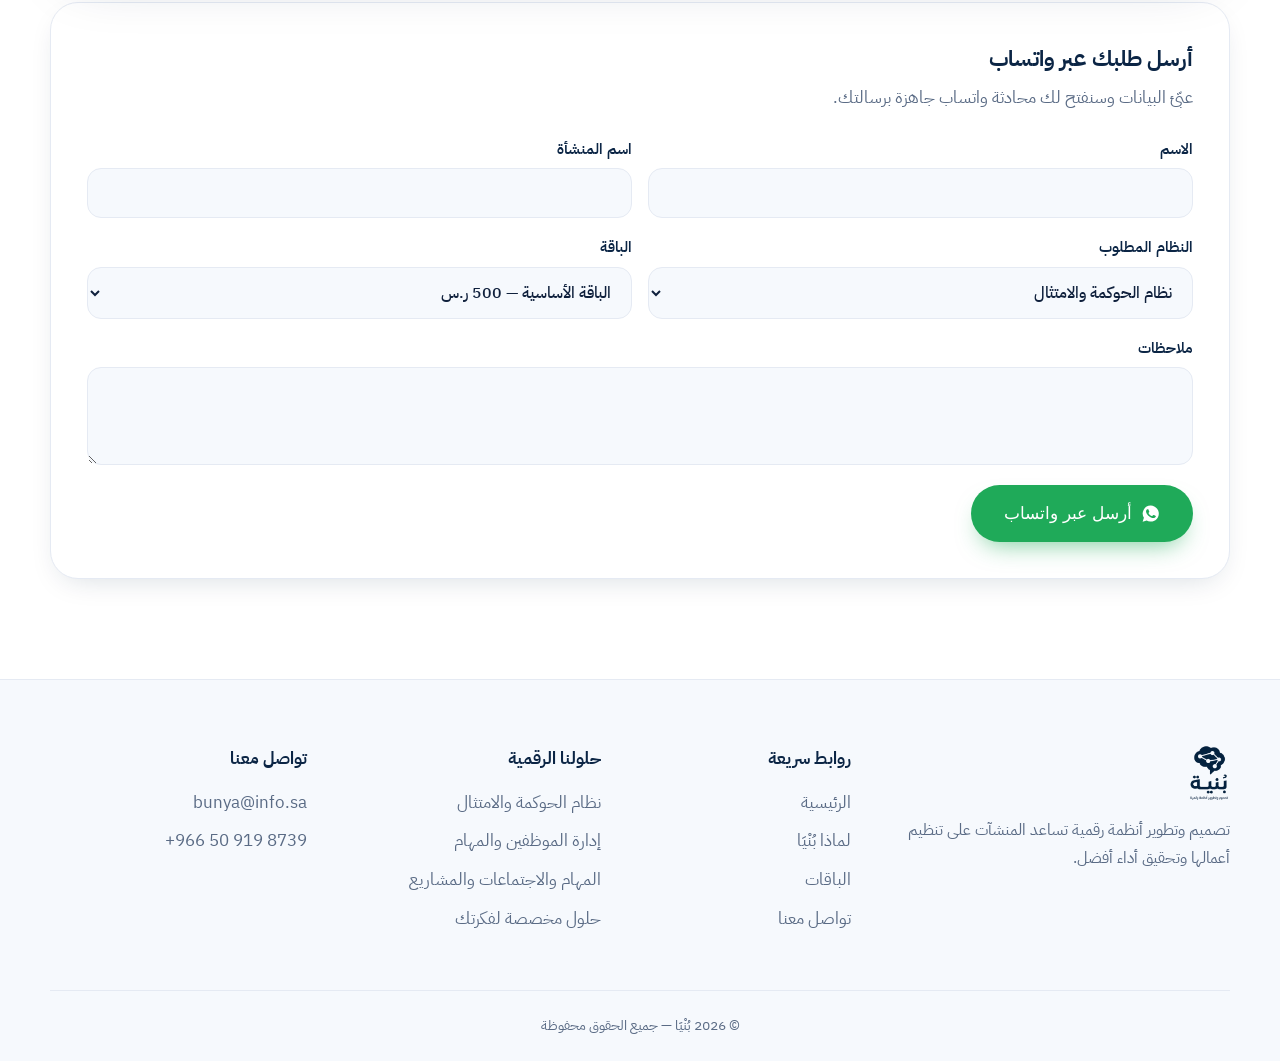
<file: bonya-v2/bonya-v2/index.html>
<!DOCTYPE html>
<html lang="ar" dir="rtl">
<head>
  <meta charset="utf-8">
  <meta name="viewport" content="width=device-width, initial-scale=1">
  <title>بُنْيَا | حلول رقمية ذكية لإدارة الأعمال في المملكة العربية السعودية</title>
  <meta name="description" content="بُنْيَا تصمم وتطور أنظمة رقمية لإدارة الأعمال: نظام الحوكمة والامتثال، إدارة الموظفين والمهام، وإدارة المهام والاجتماعات والمشاريع. تواصل معنا عبر واتساب.">
  <meta name="keywords" content="بنية, بُنيا, أنظمة إدارة, حوكمة وامتثال, إدارة المهام, إدارة المشاريع, إدارة الموظفين, حلول رقمية, السعودية">
  <meta name="theme-color" content="#ffffff">
  <link rel="icon" href="assets/favicon.png" type="image/png">
  <link rel="canonical" href="https://bonya.netlify.app/">
  <meta property="og:type" content="website">
  <meta property="og:locale" content="ar_SA">
  <meta property="og:title" content="بُنْيَا | نبني حلولًا رقمية ترتقي بأعمالك">
  <meta property="og:description" content="أنظمة رقمية ذكية لتنظيم الأعمال وإدارة العمليات وتحسين الأداء.">
  <meta property="og:image" content="https://bonya.netlify.app/assets/hero-dashboard.webp">
  <script type="application/ld+json">
  {"@context":"https://schema.org","@type":"Organization","name":"بُنْيَا","alternateName":"Bunya","email":"bunya@info.sa","telephone":"+966509198739","areaServed":"SA","description":"حلول رقمية ذكية لإدارة الأعمال"}
  </script>

  <link rel="preconnect" href="https://fonts.googleapis.com">
  <link rel="preconnect" href="https://fonts.gstatic.com" crossorigin>
  <link href="https://fonts.googleapis.com/css2?family=IBM+Plex+Sans+Arabic:wght@400;500;600;700&display=swap" rel="stylesheet">
  <link rel="stylesheet" href="styles.css">
</head>
<body>
  <a class="skip" href="#main">تخطَّ إلى المحتوى</a>

  <!-- ============ HEADER ============ -->
  <header class="header" id="header">
    <div class="container header__in">
      <a href="#top" class="brand" aria-label="بُنْيَا — الصفحة الرئيسية">
        <img src="assets/logo.webp" alt="شعار بُنْيَا" width="58" height="80">
        
      </a>
      <nav class="nav" id="nav" aria-label="التنقل الرئيسي">
        <a href="#products">حلولنا</a>
        <a href="#why">لماذا بُنْيَا</a>
        <a href="#pricing">الباقات</a>
        <a href="#contact">تواصل معنا</a>
      </nav>
      <a class="btn btn--wa btn--sm header__cta" href="https://wa.me/966509198739" target="_blank" rel="noopener">
        <svg class="ic"><use href="#i-wa"/></svg> واتساب
      </a>
      <button class="burger" id="burger" aria-label="القائمة" aria-expanded="false" aria-controls="nav"><span></span><span></span><span></span></button>
    </div>
  </header>

  <main id="main">
  <!-- ============ HERO ============ -->
  <section class="hero" id="top">
    <div class="blob blob--1"></div><div class="blob blob--2"></div><div class="grid-bg"></div>
    <div class="container hero__in">
      <div class="hero__copy">
        <span class="chip reveal"><i></i> شريكك في التحول الرقمي</span>
        <h1 class="reveal" style="--d:.08s">نبني حلولًا رقمية <span class="grad">ترتقي بأعمالك</span></h1>
        <p class="lead reveal" style="--d:.16s">حلول رقمية ذكية تساعد منشأتك على تنظيم أعمالها، وإدارة عملياتها، وتحقيق أداء أفضل — بتجربة استخدام سهلة وعصرية.</p>
        <div class="hero__btns reveal" style="--d:.24s">
          <a class="btn btn--primary" href="#products">اكتشف حلولنا <svg class="ic"><use href="#i-arrow"/></svg></a>
          <a class="btn btn--ghost" href="#contact">تواصل معنا</a>
        </div>
        <ul class="hero__stats reveal" style="--d:.32s">
          <li><b>4</b><span>حلول رقمية</span></li>
          <li><b>RTL</b><span>مصممة للعربية</span></li>
          <li><b>24/7</b><span>تواصل عبر واتساب</span></li>
        </ul>
      </div>

      <div class="hero__visual reveal" style="--d:.2s">
        <div class="screen">
          <div class="screen__bar"><i></i><i></i><i></i></div>
          <img src="assets/hero-dashboard.webp" alt="لوحة تحكم نظام من أنظمة بُنْيَا" width="760" height="517" fetchpriority="high">
        </div>
        <div class="float f1"><span class="fi fi--g"><svg class="ic"><use href="#i-check"/></svg></span><div><b>المهام المكتملة</b><small>تقدّم واضح ومتابعة دقيقة</small></div></div>
        <div class="float f2"><span class="fi fi--b"><svg class="ic"><use href="#i-chart"/></svg></span><div><b>أداء أفضل</b><small>تقارير ولوحات معلومات</small></div></div>
        <div class="float f3"><span class="fi fi--o"><svg class="ic"><use href="#i-users"/></svg></span><div><b>فريق منظّم</b><small>مسؤوليات وأولويات</small></div></div>
      </div>
    </div>
  </section>

  <!-- ============ PRODUCTS ============ -->
  <section class="section" id="products">
    <div class="container">
      <header class="sec-head reveal">
        <span class="eyebrow">حلولنا الرقمية</span>
        <h2>أنظمة متكاملة لإدارة منشأتك</h2>
        <p>ثلاثة أنظمة جاهزة، وحل رابع نصممه لك خصيصًا — لتبسيط العمل اليومي، وتنظيم الفرق، وتعزيز الرقابة والإنجاز.</p>
      </header>

      <div class="products">
        <!-- Product 1 -->
        <article class="product product--green reveal">
          <div class="product__media"><img src="assets/product-governance.webp" alt="نظام الحوكمة والامتثال — لوحة المتابعة" width="1200" height="675" loading="lazy"></div>
          <div class="product__body">
            <span class="tag">01 · الحوكمة</span>
            <h3>نظام الحوكمة والامتثال</h3>
            <p>حل رقمي يساعد المنشآت على إدارة الحوكمة والامتثال والسياسات والمسؤوليات وعمليات المتابعة بكفاءة ووضوح أكبر.</p>
            <ul class="feats">
              <li><svg class="ic"><use href="#i-check"/></svg>إدارة الحوكمة والامتثال</li>
              <li><svg class="ic"><use href="#i-check"/></svg>تنظيم السياسات والإجراءات</li>
              <li><svg class="ic"><use href="#i-check"/></svg>متابعة المسؤوليات</li>
              <li><svg class="ic"><use href="#i-check"/></svg>تعزيز الرقابة والشفافية</li>
            </ul>
            <div class="product__cta">
              <button type="button" class="btn btn--primary" data-demo="gov">اكتشف النظام <svg class="ic"><use href="#i-arrow"/></svg></button>
              <a class="link" href="https://wa.me/966509198739?text=%D8%A3%D8%B1%D9%8A%D8%AF%20%D8%B9%D8%B1%D8%B6%D9%8B%D8%A7%20%D9%84%D9%86%D8%B8%D8%A7%D9%85%20%D8%A7%D9%84%D8%AD%D9%88%D9%83%D9%85%D8%A9%20%D9%88%D8%A7%D9%84%D8%A7%D9%85%D8%AA%D8%AB%D8%A7%D9%84" target="_blank" rel="noopener">اطلب عرضًا</a>
            </div>
          </div>
        </article>

        <!-- Product 2 -->
        <article class="product product--orange product--flip reveal">
          <div class="product__media"><img src="assets/product-employees.webp" alt="نظام إدارة الموظفين والمهام — لوحة التحكم" width="1200" height="670" loading="lazy"></div>
          <div class="product__body">
            <span class="tag">02 · الموظفون</span>
            <h3>نظام إدارة الموظفين والمهام</h3>
            <p>حل يساعد الشركات على تنظيم الموظفين وتوزيع المهام ومتابعة الإنجاز وإدارة الأولويات ورفع إنتاجية الفريق.</p>
            <ul class="feats">
              <li><svg class="ic"><use href="#i-check"/></svg>إدارة الموظفين</li>
              <li><svg class="ic"><use href="#i-check"/></svg>توزيع المهام</li>
              <li><svg class="ic"><use href="#i-check"/></svg>متابعة الإنجاز</li>
              <li><svg class="ic"><use href="#i-check"/></svg>تنظيم الأقسام والأولويات</li>
            </ul>
            <div class="product__cta">
              <button type="button" class="btn btn--primary" data-demo="emp">اكتشف النظام <svg class="ic"><use href="#i-arrow"/></svg></button>
              <a class="link" href="https://wa.me/966509198739?text=%D8%A3%D8%B1%D9%8A%D8%AF%20%D8%B9%D8%B1%D8%B6%D9%8B%D8%A7%20%D9%84%D9%86%D8%B8%D8%A7%D9%85%20%D8%A5%D8%AF%D8%A7%D8%B1%D8%A9%20%D8%A7%D9%84%D9%85%D9%88%D8%B8%D9%81%D9%8A%D9%86%20%D9%88%D8%A7%D9%84%D9%85%D9%87%D8%A7%D9%85" target="_blank" rel="noopener">اطلب عرضًا</a>
            </div>
          </div>
        </article>

        <!-- Product 3 -->
        <article class="product product--blue reveal">
          <div class="product__media"><img src="assets/product-projects.webp" alt="نظام إدارة المهام والاجتماعات والمشاريع — لوحة المعلومات" width="1200" height="675" loading="lazy"></div>
          <div class="product__body">
            <span class="tag">03 · المشاريع</span>
            <h3>نظام إدارة المهام والاجتماعات والمشاريع</h3>
            <p>حل إداري يجمع المهام والاجتماعات والمشاريع في منصة واحدة منظمة، لمتابعة التنفيذ والتقدم بسهولة.</p>
            <ul class="feats">
              <li><svg class="ic"><use href="#i-check"/></svg>إدارة المهام</li>
              <li><svg class="ic"><use href="#i-check"/></svg>تنظيم الاجتماعات</li>
              <li><svg class="ic"><use href="#i-check"/></svg>إدارة المشاريع</li>
              <li><svg class="ic"><use href="#i-check"/></svg>متابعة التنفيذ والتقدم</li>
            </ul>
            <div class="product__cta">
              <button type="button" class="btn btn--primary" data-demo="prj">اكتشف النظام <svg class="ic"><use href="#i-arrow"/></svg></button>
              <a class="link" href="https://wa.me/966509198739?text=%D8%A3%D8%B1%D9%8A%D8%AF%20%D8%B9%D8%B1%D8%B6%D9%8B%D8%A7%20%D9%84%D9%86%D8%B8%D8%A7%D9%85%20%D8%A5%D8%AF%D8%A7%D8%B1%D8%A9%20%D8%A7%D9%84%D9%85%D9%87%D8%A7%D9%85%20%D9%88%D8%A7%D9%84%D8%A7%D8%AC%D8%AA%D9%85%D8%A7%D8%B9%D8%A7%D8%AA%20%D9%88%D8%A7%D9%84%D9%85%D8%B4%D8%A7%D8%B1%D9%8A%D8%B9" target="_blank" rel="noopener">اطلب عرضًا</a>
            </div>
          </div>
        </article>

        <!-- Product 4 : custom solutions (no screenshot yet — visual is built in CSS) -->
        <article class="product product--teal product--flip reveal" id="custom">
          <div class="product__media idea" aria-hidden="true">
            <div class="idea__stage">
              <div class="idea__node idea__node--1"><span><svg class="ic"><use href="#i-bulb"/></svg></span><b>فكرتك</b><small>مهمة · خدمة · مشكلة</small></div>
              <i class="idea__line"></i>
              <div class="idea__node idea__node--2"><span><svg class="ic"><use href="#i-layers"/></svg></span><b>نصممها لك</b><small>منتج رقمي مخصص</small></div>
              <i class="idea__line"></i>
              <div class="idea__node idea__node--3"><span><svg class="ic"><use href="#i-grow"/></svg></span><b>تتابعها بسهولة</b><small>تنفيذ وتقدم واضح</small></div>
            </div>
          </div>
          <div class="product__body">
            <span class="tag">04 · حلول مخصصة</span>
            <h3>حوّل فكرتك إلى حل رقمي</h3>
            <p>لديك فكرة أو مهمة أو خدمة أو مشكلة تريد رقمنتها؟ نصمم لك منتجًا رقميًا مخصصًا يجعل تنفيذها أسهل، ويتيح لك تتبعها ومتابعة تقدمها خطوة بخطوة.</p>
            <ul class="feats">
              <li><svg class="ic"><use href="#i-check"/></svg>تحويل فكرتك إلى منتج رقمي</li>
              <li><svg class="ic"><use href="#i-check"/></svg>رقمنة مهمة أو خدمة محددة</li>
              <li><svg class="ic"><use href="#i-check"/></svg>تنفيذ أسهل وأسرع</li>
              <li><svg class="ic"><use href="#i-check"/></svg>تتبع ومتابعة الإنجاز</li>
            </ul>
            <div class="product__cta">
              <a class="btn btn--primary" data-track="custom_idea" href="https://wa.me/966509198739?text=%D9%84%D8%AF%D9%8A%20%D9%81%D9%83%D8%B1%D8%A9%20/%20%D9%85%D9%87%D9%85%D8%A9%20/%20%D9%85%D8%B4%D9%83%D9%84%D8%A9%20%D8%A3%D8%B1%D9%8A%D8%AF%20%D8%AA%D8%AD%D9%88%D9%8A%D9%84%D9%87%D8%A7%20%D8%A5%D9%84%D9%89%20%D8%AD%D9%84%20%D8%B1%D9%82%D9%85%D9%8A%D8%8C%20%D9%88%D8%A3%D8%B1%D8%BA%D8%A8%20%D8%A8%D9%85%D9%86%D8%A7%D9%82%D8%B4%D8%AA%D9%87%D8%A7" target="_blank" rel="noopener">شاركنا فكرتك <svg class="ic"><use href="#i-arrow"/></svg></a>
              <a class="link" data-track="custom_quote" href="https://wa.me/966509198739?text=%D8%A3%D8%B1%D9%8A%D8%AF%20%D8%B9%D8%B1%D8%B6%D9%8B%D8%A7%20%D9%84%D8%AD%D9%84%20%D8%B1%D9%82%D9%85%D9%8A%20%D9%85%D8%AE%D8%B5%D8%B5" target="_blank" rel="noopener">اطلب عرضًا</a>
            </div>
          </div>
        </article>
      </div>
    </div>
  </section>

  <!-- ============ HOW IT WORKS ============ -->
  <section class="section" id="how">
    <div class="container">
      <header class="sec-head reveal">
        <span class="eyebrow">كيف نعمل</span>
        <h2>ثلاث خطوات بسيطة للبدء</h2>
        <p>رحلة واضحة من أول رسالة حتى استخدام نظامك.</p>
      </header>
      <ol class="steps">
        <li class="step reveal" style="--d:0s"><span class="step__n">1</span><h3>تواصل معنا</h3><p>راسلنا عبر واتساب وأخبرنا باحتياج منشأتك.</p></li>
        <li class="step reveal" style="--d:.1s"><span class="step__n">2</span><h3>نحدد الحل المناسب</h3><p>نرشّح لك النظام والباقة الأنسب لطبيعة عملك.</p></li>
        <li class="step reveal" style="--d:.2s"><span class="step__n">3</span><h3>ابدأ باستخدام نظامك</h3><p>تنطلق بنظام منظّم يدعم فريقك وعملياتك.</p></li>
      </ol>
    </div>
  </section>

  <!-- ============ WHY ============ -->
  <section class="section section--tint" id="why">
    <div class="container">
      <header class="sec-head reveal">
        <span class="eyebrow">لماذا بُنْيَا</span>
        <h2>شريك رقمي تثق به منشأتك</h2>
        <p>نركّز على ما يهم أعمالك: البساطة، والتنظيم، والمرونة، والتواصل المباشر.</p>
      </header>
      <div class="why">
        <div class="why__item reveal" style="--d:0s"><span class="why__ic"><svg class="ic"><use href="#i-tool"/></svg></span><h3>حلول عملية</h3><p>حلول عملية تناسب احتياجات الأعمال.</p></div>
        <div class="why__item reveal" style="--d:.08s"><span class="why__ic"><svg class="ic"><use href="#i-spark"/></svg></span><h3>تجربة سهلة</h3><p>تجربة استخدام سهلة وعصرية.</p></div>
        <div class="why__item reveal" style="--d:.16s"><span class="why__ic"><svg class="ic"><use href="#i-layers"/></svg></span><h3>تنظيم أفضل</h3><p>تنظيم أفضل للعمليات.</p></div>
        <div class="why__item reveal" style="--d:.24s"><span class="why__ic"><svg class="ic"><use href="#i-grow"/></svg></span><h3>مرونة وتطوير</h3><p>حلول مرنة قابلة للتطوير.</p></div>
        <div class="why__item reveal" style="--d:.32s"><span class="why__ic"><svg class="ic"><use href="#i-chat"/></svg></span><h3>دعم مباشر</h3><p>دعم وتواصل مباشر.</p></div>
      </div>
    </div>
  </section>

  <!-- ============ PRICING ============
       To update a plan: edit its card below. Each card has: name, desc, price, and a <ul class="plan__list">.
       Replace the generic list items with the exact features when ready. -->
  <section class="section" id="pricing">
    <div class="container">
      <header class="sec-head reveal">
        <span class="eyebrow">الباقات والأسعار</span>
        <h2>اختر الباقة التي تناسب منشأتك</h2>
        <p>أسعار واضحة بالريال السعودي، وخيار مخصص لاحتياجاتك الخاصة.</p>
      </header>

      <div class="plans">
        <article class="plan reveal" style="--d:0s" data-plan="basic">
          <h3 class="plan__name">الباقة الأساسية</h3>
          <p class="plan__desc">مناسبة للمنشآت الصغيرة التي تبدأ بتنظيم أعمالها رقميًا.</p>
          <div class="plan__price"><b>500</b><span>ر.س</span></div>
          <ul class="plan__list">
            <li><svg class="ic"><use href="#i-check"/></svg>تنظيم الأعمال رقميًا</li>
            <li><svg class="ic"><use href="#i-check"/></svg>تجربة استخدام سهلة</li>
            <li><svg class="ic"><use href="#i-check"/></svg>دعم وتواصل مباشر</li>
          </ul>
          <a class="btn btn--outline btn--block" href="https://wa.me/966509198739?text=%D8%A3%D8%B1%D9%8A%D8%AF%20%D8%A7%D9%84%D8%A7%D8%B4%D8%AA%D8%B1%D8%A7%D9%83%20%D9%81%D9%8A%20%D8%A7%D9%84%D8%A8%D8%A7%D9%82%D8%A9%20%D8%A7%D9%84%D8%A3%D8%B3%D8%A7%D8%B3%D9%8A%D8%A9%20(500%20%D8%B1%D9%8A%D8%A7%D9%84)" target="_blank" rel="noopener">اختر الباقة</a>
        </article>

        <article class="plan plan--pop reveal" style="--d:.08s" data-plan="advanced">
          <span class="plan__badge">الأكثر طلبًا</span>
          <h3 class="plan__name">الباقة المتقدمة</h3>
          <p class="plan__desc">مناسبة للمنشآت التي تبحث عن إمكانيات أكثر وتنظيم تشغيلي أفضل.</p>
          <div class="plan__price"><b>800</b><span>ر.س</span></div>
          <ul class="plan__list">
            <li><svg class="ic"><use href="#i-check"/></svg>إمكانيات أوسع لتنظيم العمليات</li>
            <li><svg class="ic"><use href="#i-check"/></svg>تجربة استخدام سهلة</li>
            <li><svg class="ic"><use href="#i-check"/></svg>دعم وتواصل مباشر</li>
          </ul>
          <a class="btn btn--primary btn--block" href="https://wa.me/966509198739?text=%D8%A3%D8%B1%D9%8A%D8%AF%20%D8%A7%D9%84%D8%A7%D8%B4%D8%AA%D8%B1%D8%A7%D9%83%20%D9%81%D9%8A%20%D8%A7%D9%84%D8%A8%D8%A7%D9%82%D8%A9%20%D8%A7%D9%84%D9%85%D8%AA%D9%82%D8%AF%D9%85%D8%A9%20(800%20%D8%B1%D9%8A%D8%A7%D9%84)" target="_blank" rel="noopener">اختر الباقة</a>
        </article>

        <article class="plan reveal" style="--d:.16s" data-plan="pro">
          <h3 class="plan__name">الباقة الاحترافية</h3>
          <p class="plan__desc">للمنشآت الباحثة عن حل رقمي شامل بإمكانيات أكثر تقدمًا.</p>
          <div class="plan__price"><b>1,300</b><span>ر.س</span></div>
          <ul class="plan__list">
            <li><svg class="ic"><use href="#i-check"/></svg>حل رقمي شامل</li>
            <li><svg class="ic"><use href="#i-check"/></svg>إمكانيات متقدمة</li>
            <li><svg class="ic"><use href="#i-check"/></svg>دعم وتواصل مباشر</li>
          </ul>
          <a class="btn btn--outline btn--block" href="https://wa.me/966509198739?text=%D8%A3%D8%B1%D9%8A%D8%AF%20%D8%A7%D9%84%D8%A7%D8%B4%D8%AA%D8%B1%D8%A7%D9%83%20%D9%81%D9%8A%20%D8%A7%D9%84%D8%A8%D8%A7%D9%82%D8%A9%20%D8%A7%D9%84%D8%A7%D8%AD%D8%AA%D8%B1%D8%A7%D9%81%D9%8A%D8%A9%20(1%2C300%20%D8%B1%D9%8A%D8%A7%D9%84)" target="_blank" rel="noopener">اختر الباقة</a>
        </article>

        <article class="plan plan--custom reveal" style="--d:.24s" data-plan="custom">
          <h3 class="plan__name">باقة مخصصة</h3>
          <p class="plan__desc">حل مصمم حسب متطلبات شركتك وسير عملها واحتياجاتها.</p>
          <div class="plan__price plan__price--txt"><b>حسب احتياجك</b></div>
          <ul class="plan__list">
            <li><svg class="ic"><use href="#i-check"/></svg>مصممة وفق متطلباتك</li>
            <li><svg class="ic"><use href="#i-check"/></svg>تناسب سير عمل منشأتك</li>
            <li><svg class="ic"><use href="#i-check"/></svg>دعم وتواصل مباشر</li>
          </ul>
          <a class="btn btn--outline btn--block" href="https://wa.me/966509198739?text=%D8%A3%D8%B1%D9%8A%D8%AF%20%D8%B7%D9%84%D8%A8%20%D8%A8%D8%A7%D9%82%D8%A9%20%D9%85%D8%AE%D8%B5%D8%B5%D8%A9" target="_blank" rel="noopener">اطلب الباقة المخصصة</a>
        </article>
      </div>
      <p class="note reveal">الأسعار بالريال السعودي. تفاصيل الباقات الدقيقة تُوضَّح عند التواصل معنا.</p>
    </div>
  </section>

  <!-- ============ FAQ ============ -->
  <section class="section section--tint" id="faq">
    <div class="container faq__wrap">
      <header class="sec-head reveal">
        <span class="eyebrow">الأسئلة الشائعة</span>
        <h2>أسئلة يطرحها عملاؤنا</h2>
      </header>
      <div class="faq reveal">
        <details><summary>كيف أبدأ مع بُنْيَا؟</summary><p>تواصل معنا عبر واتساب، وسنتعرف على احتياج منشأتك ثم نرشّح لك النظام والباقة المناسبة.</p></details>
        <details><summary>ما الأنظمة التي تقدمونها؟</summary><p>نقدّم ثلاثة أنظمة جاهزة: الحوكمة والامتثال، وإدارة الموظفين والمهام، وإدارة المهام والاجتماعات والمشاريع، إضافةً إلى حلول مخصصة نصممها لفكرتك أو مهمتك أو مشكلتك.</p></details>
        <details><summary>ما أسعار الباقات؟</summary><p>الباقة الأساسية 500 ر.س، والمتقدمة 800 ر.س، والاحترافية 1,300 ر.س، إضافةً إلى باقة مخصصة حسب احتياجك. تُوضَّح تفاصيل كل باقة عند التواصل معنا.</p></details>
        <details><summary>هل يمكن تخصيص النظام لمنشأتي؟</summary><p>نعم، الباقة المخصصة مصممة وفق متطلبات شركتك وسير عملها واحتياجاتها.</p></details>
        <details><summary>هل الأنظمة تدعم اللغة العربية؟</summary><p>نعم، أنظمتنا مصممة بواجهات عربية تدعم الاتجاه من اليمين إلى اليسار.</p></details>
        <details><summary>كيف يمكنني التواصل معكم؟</summary><p>عبر واتساب على <bdi dir="ltr">+966 50 919 8739</bdi> أو عبر البريد الإلكتروني bunya@info.sa.</p></details>
      </div>
    </div>
  </section>

  <!-- ============ CONTACT ============ -->
  <section class="section" id="contact">
    <div class="container">
      <div class="cta reveal">
        <div class="cta__glow"></div>
        <div class="cta__copy">
          <span class="eyebrow eyebrow--light">ابدأ رحلتك الرقمية</span>
          <h2>اطلب عرضك الآن</h2>
          <p>راسلنا عبر واتساب وسنساعدك في اختيار النظام والباقة الأنسب لمنشأتك.</p>
          <div class="cta__btns">
            <a class="btn btn--wa btn--lg" data-track="cta_whatsapp" href="https://wa.me/966509198739" target="_blank" rel="noopener"><svg class="ic"><use href="#i-wa"/></svg> تواصل معنا عبر واتساب</a>
            <a class="btn btn--white btn--lg" href="mailto:bunya@info.sa"><svg class="ic"><use href="#i-mail"/></svg> bunya@info.sa</a>
          </div>
        </div>
        <ul class="cta__cards">
          <li><span><svg class="ic"><use href="#i-wa"/></svg></span><div><small>واتساب</small><a href="https://wa.me/966509198739" target="_blank" rel="noopener"><bdi dir="ltr">+966 50 919 8739</bdi></a></div></li>
          <li><span><svg class="ic"><use href="#i-mail"/></svg></span><div><small>البريد الإلكتروني</small><a href="mailto:bunya@info.sa">bunya@info.sa</a></div></li>
          <li><span><svg class="ic"><use href="#i-pin"/></svg></span><div><small>نخدم</small><b>المملكة العربية السعودية</b></div></li>
        </ul>
      </div>
      <form class="form reveal" id="leadForm" novalidate>
        <div class="form__head"><h3>أرسل طلبك عبر واتساب</h3><p>عبّئ البيانات وسنفتح لك محادثة واتساب جاهزة برسالتك.</p></div>
        <div class="form__grid">
          <label>الاسم<input name="name" autocomplete="name" required></label>
          <label>اسم المنشأة<input name="company" autocomplete="organization"></label>
          <label>النظام المطلوب
            <select name="system">
              <option>نظام الحوكمة والامتثال</option>
              <option>نظام إدارة الموظفين والمهام</option>
              <option>نظام إدارة المهام والاجتماعات والمشاريع</option>
              <option>حل مخصص لفكرتي</option>
              <option>لست متأكدًا بعد</option>
            </select></label>
          <label>الباقة
            <select name="plan">
              <option>الباقة الأساسية — 500 ر.س</option>
              <option>الباقة المتقدمة — 800 ر.س</option>
              <option>الباقة الاحترافية — 1,300 ر.س</option>
              <option>باقة مخصصة</option>
              <option>لست متأكدًا بعد</option>
            </select></label>
          <label class="full">ملاحظات<textarea name="note" rows="3"></textarea></label>
        </div>
        <p class="form__err" id="formErr" role="alert" hidden>الرجاء إدخال الاسم.</p>
        <button class="btn btn--wa btn--lg" type="submit"><svg class="ic"><use href="#i-wa"/></svg> أرسل عبر واتساب</button>
      </form>
    </div>
  </section>
  </main>

  <!-- ============ FOOTER ============ -->
  <footer class="footer">
    <div class="container footer__in">
      <div class="footer__brand">
        <a href="#top" class="brand"><img src="assets/logo.webp" alt="شعار بُنْيَا" width="58" height="80" loading="lazy"></a>
        <p>تصميم وتطوير أنظمة رقمية تساعد المنشآت على تنظيم أعمالها وتحقيق أداء أفضل.</p>
      </div>
      <div><h4>روابط سريعة</h4><ul><li><a href="#top">الرئيسية</a></li><li><a href="#why">لماذا بُنْيَا</a></li><li><a href="#pricing">الباقات</a></li><li><a href="#contact">تواصل معنا</a></li></ul></div>
      <div><h4>حلولنا الرقمية</h4><ul><li><a href="#products">نظام الحوكمة والامتثال</a></li><li><a href="#products">إدارة الموظفين والمهام</a></li><li><a href="#products">المهام والاجتماعات والمشاريع</a></li><li><a href="#custom">حلول مخصصة لفكرتك</a></li></ul></div>
      <div><h4>تواصل معنا</h4><ul><li><a href="mailto:bunya@info.sa">bunya@info.sa</a></li><li><a href="https://wa.me/966509198739" target="_blank" rel="noopener"><bdi dir="ltr">+966 50 919 8739</bdi></a></li></ul></div>
    </div>
    <div class="container footer__bar">© <span id="yr">2026</span> بُنْيَا — جميع الحقوق محفوظة</div>
  </footer>

  <!-- Demo modal -->
  <div class="modal" id="modal" role="dialog" aria-modal="true" aria-labelledby="mTitle" hidden>
    <div class="modal__bg" data-close></div>
    <div class="modal__box">
      <button class="modal__x" data-close aria-label="إغلاق">&times;</button>
      <img id="mImg" src="assets/product-governance.webp" alt="" width="1200" height="675">
      <div class="modal__body">
        <h3 id="mTitle"></h3>
        <p id="mDesc"></p>
        <ul class="feats" id="mFeats"></ul>
        <div class="product__cta">
          <a class="btn btn--wa" id="mCta" data-track="modal_request" href="https://wa.me/966509198739" target="_blank" rel="noopener"><svg class="ic"><use href="#i-wa"/></svg> اطلب عرضًا</a>
          <button class="link" type="button" data-close>إغلاق</button>
        </div>
      </div>
    </div>
  </div>

  <!-- Floating WhatsApp -->
  <a class="wa-float" data-track="float_whatsapp" href="https://wa.me/966509198739" target="_blank" rel="noopener" aria-label="تواصل معنا عبر واتساب">
    <svg class="ic"><use href="#i-wa"/></svg><span>تواصل عبر واتساب</span>
  </a>

  <!-- SVG sprite -->
  <svg width="0" height="0" style="position:absolute" aria-hidden="true">
    <defs>
      <symbol id="i-wa" viewBox="0 0 24 24"><path fill="currentColor" d="M12.04 2a9.9 9.9 0 0 0-8.43 15.1L2 22l5.05-1.57A9.93 9.93 0 1 0 12.04 2Zm5.8 14.1c-.25.7-1.45 1.34-2 1.4-.5.06-1.13.09-1.82-.11a16.6 16.6 0 0 1-1.65-.61c-2.9-1.25-4.78-4.17-4.92-4.37-.15-.2-1.18-1.57-1.18-3s.75-2.13 1.02-2.42c.27-.3.59-.37.79-.37h.57c.18 0 .43-.07.67.51.25.6.85 2.06.92 2.21.08.15.13.32.03.52-.1.2-.15.32-.3.5-.15.17-.31.38-.44.51-.15.15-.3.31-.13.6.18.3.78 1.28 1.67 2.07 1.14 1.02 2.1 1.34 2.4 1.49.3.15.47.12.65-.07.17-.2.75-.87.95-1.17.2-.3.4-.25.67-.15.27.1 1.73.82 2.03.97.3.15.5.22.57.35.08.12.08.72-.17 1.42Z"/></symbol>
      <symbol id="i-mail" viewBox="0 0 24 24"><g fill="none" stroke="currentColor" stroke-width="1.8" stroke-linecap="round" stroke-linejoin="round"><rect x="3" y="5" width="18" height="14" rx="3"/><path d="m4 7 8 6 8-6"/></g></symbol>
      <symbol id="i-pin" viewBox="0 0 24 24"><g fill="none" stroke="currentColor" stroke-width="1.8" stroke-linecap="round" stroke-linejoin="round"><path d="M12 21s7-6.2 7-11.5A7 7 0 0 0 5 9.5C5 14.8 12 21 12 21Z"/><circle cx="12" cy="9.5" r="2.5"/></g></symbol>
      <symbol id="i-arrow" viewBox="0 0 24 24"><g fill="none" stroke="currentColor" stroke-width="2" stroke-linecap="round" stroke-linejoin="round"><path d="M19 12H5M11 6l-6 6 6 6"/></g></symbol>
      <symbol id="i-check" viewBox="0 0 24 24"><g fill="none" stroke="currentColor" stroke-width="2.4" stroke-linecap="round" stroke-linejoin="round"><path d="m5 12.5 4.5 4.5L19 7.5"/></g></symbol>
      <symbol id="i-chart" viewBox="0 0 24 24"><g fill="none" stroke="currentColor" stroke-width="2" stroke-linecap="round" stroke-linejoin="round"><path d="M4 20V10M10 20V4M16 20v-8M22 20H2"/></g></symbol>
      <symbol id="i-users" viewBox="0 0 24 24"><g fill="none" stroke="currentColor" stroke-width="1.9" stroke-linecap="round" stroke-linejoin="round"><circle cx="9" cy="8" r="3.5"/><path d="M2.5 20a6.5 6.5 0 0 1 13 0"/><path d="M16 4.6a3.5 3.5 0 0 1 0 6.8M18 14.2a6.5 6.5 0 0 1 3.5 5.8"/></g></symbol>
      <symbol id="i-tool" viewBox="0 0 24 24"><g fill="none" stroke="currentColor" stroke-width="1.9" stroke-linecap="round" stroke-linejoin="round"><path d="M14.7 6.3a4 4 0 0 0-5.4 5.1L3 17.7 6.3 21l6.3-6.3a4 4 0 0 0 5.1-5.4l-2.6 2.6-2.4-.6-.6-2.4 2.6-2.6Z"/></g></symbol>
      <symbol id="i-spark" viewBox="0 0 24 24"><g fill="none" stroke="currentColor" stroke-width="1.9" stroke-linecap="round" stroke-linejoin="round"><path d="M12 3v4M12 17v4M3 12h4M17 12h4M6 6l2.5 2.5M15.5 15.5 18 18M18 6l-2.5 2.5M8.5 15.5 6 18"/></g></symbol>
      <symbol id="i-layers" viewBox="0 0 24 24"><g fill="none" stroke="currentColor" stroke-width="1.9" stroke-linecap="round" stroke-linejoin="round"><path d="m12 3 9 5-9 5-9-5 9-5Z"/><path d="m3 13 9 5 9-5"/></g></symbol>
      <symbol id="i-grow" viewBox="0 0 24 24"><g fill="none" stroke="currentColor" stroke-width="1.9" stroke-linecap="round" stroke-linejoin="round"><path d="m3 17 6-6 4 4 8-8"/><path d="M15 7h6v6"/></g></symbol>
      <symbol id="i-bulb" viewBox="0 0 24 24"><g fill="none" stroke="currentColor" stroke-width="1.9" stroke-linecap="round" stroke-linejoin="round"><path d="M9 18h6M10 21h4"/><path d="M12 3a6 6 0 0 0-3.6 10.8c.6.5 1 1.2 1 2V16h5.2v-.2c0-.8.4-1.5 1-2A6 6 0 0 0 12 3Z"/></g></symbol>
      <symbol id="i-chat" viewBox="0 0 24 24"><g fill="none" stroke="currentColor" stroke-width="1.9" stroke-linecap="round" stroke-linejoin="round"><path d="M21 12a8 8 0 0 1-11.7 7.1L4 20l1-4.6A8 8 0 1 1 21 12Z"/><path d="M8.5 11h7M8.5 14h4"/></g></symbol>
    </defs>
  </svg>

  <script src="script.js"></script>
</body>
</html>
</file>
<file: bonya-v2/styles.css>
:root{
  --navy:#0b2545; --navy-2:#13315c; --blue:#1d5fd1; --sky:#e8f0fc; --teal:#14a38b;
  --ink:#10213d; --muted:#5a6b85; --line:#e5eaf3; --bg:#ffffff; --off:#f6f9fd;
  --wa:#1faa59; --wa-d:#168a47;
  --r:20px; --sh:0 10px 30px -12px rgba(11,37,69,.18); --sh-lg:0 30px 60px -25px rgba(11,37,69,.28);
  --ease:cubic-bezier(.2,.7,.2,1);
}
*{box-sizing:border-box;margin:0;padding:0}
html{scroll-behavior:smooth;scroll-padding-top:84px}
body{font-family:'IBM Plex Sans Arabic',Tahoma,sans-serif;color:var(--ink);background:var(--bg);line-height:1.8;font-size:17px;-webkit-font-smoothing:antialiased;overflow-x:hidden}
img{max-width:100%;display:block;height:auto}
a{color:inherit;text-decoration:none}
ul{list-style:none}
.container{width:min(1180px,100% - 40px);margin-inline:auto}
.ic{width:1.15em;height:1.15em;flex:none}
.skip{position:absolute;inset-inline-start:12px;top:-60px;background:var(--navy);color:#fff;padding:8px 14px;border-radius:8px;z-index:200}
.skip:focus{top:10px}
:focus-visible{outline:3px solid var(--blue);outline-offset:3px;border-radius:6px}

/* ---------- Buttons ---------- */
.btn{display:inline-flex;align-items:center;justify-content:center;gap:.55em;padding:.8em 1.6em;border-radius:999px;font:600 1rem/1.4 inherit;border:1.5px solid transparent;cursor:pointer;transition:transform .3s var(--ease),box-shadow .3s,background .3s,color .3s,border-color .3s}
.btn .ic{transition:transform .3s var(--ease)}
.btn:hover{transform:translateY(-2px)}
.btn:hover .ic[href]{}
.btn--primary{background:linear-gradient(135deg,var(--navy-2),var(--blue));color:#fff;box-shadow:0 12px 24px -10px rgba(29,95,209,.6)}
.btn--primary:hover{box-shadow:0 16px 30px -10px rgba(29,95,209,.7)}
.btn--primary:hover .ic{transform:translateX(-4px)}
.btn--ghost{background:#fff;color:var(--navy);border-color:var(--line);box-shadow:var(--sh)}
.btn--ghost:hover{border-color:var(--blue);color:var(--blue)}
.btn--outline{background:#fff;color:var(--navy);border-color:#c9d5ea}
.btn--outline:hover{border-color:var(--blue);color:var(--blue);background:var(--sky)}
.btn--wa{background:var(--wa);color:#fff;box-shadow:0 12px 24px -10px rgba(31,170,89,.6)}
.btn--wa:hover{background:var(--wa-d)}
.btn--white{background:#fff;color:var(--navy)}
.btn--white:hover{background:var(--sky)}
.btn--sm{padding:.5em 1.1em;font-size:.95rem}
.btn--lg{padding:1em 1.9em;font-size:1.05rem}
.btn--block{width:100%}

/* ---------- Header ---------- */
.header{position:fixed;inset:0 0 auto 0;z-index:100;transition:background .3s,box-shadow .3s,backdrop-filter .3s}
.header.scrolled{background:rgba(255,255,255,.88);backdrop-filter:blur(14px);box-shadow:0 1px 0 var(--line)}
.header__in{display:flex;align-items:center;gap:28px;height:76px}
.brand{display:flex;align-items:center;gap:12px}
.brand img{height:58px;width:auto}
.brand__txt{display:flex;flex-direction:column;line-height:1.1}
.brand__txt b{font-size:1.5rem;color:var(--navy);font-weight:700}
.brand__txt small{font-size:.7rem;letter-spacing:.35em;color:var(--blue);font-weight:600}
.nav{display:flex;gap:6px;margin-inline-start:auto}
.nav a{padding:.45em 1em;border-radius:999px;font-weight:500;color:var(--muted);transition:.25s}
.nav a:hover{background:var(--sky);color:var(--navy)}
.burger{display:none;margin-inline-start:auto;background:none;border:0;width:44px;height:44px;cursor:pointer;flex-direction:column;justify-content:center;align-items:center;gap:5px}
.burger span{width:22px;height:2px;background:var(--navy);border-radius:2px;transition:.3s}
.burger[aria-expanded=true] span:nth-child(1){transform:translateY(7px) rotate(45deg)}
.burger[aria-expanded=true] span:nth-child(2){opacity:0}
.burger[aria-expanded=true] span:nth-child(3){transform:translateY(-7px) rotate(-45deg)}

/* ---------- Hero ---------- */
.hero{position:relative;padding:150px 0 100px;overflow:hidden;background:linear-gradient(180deg,#f3f7fe 0%,#fff 100%)}
.grid-bg{position:absolute;inset:0;background-image:radial-gradient(rgba(29,95,209,.14) 1.2px,transparent 1.2px);background-size:26px 26px;mask-image:radial-gradient(ellipse at 70% 30%,#000 0,transparent 65%);-webkit-mask-image:radial-gradient(ellipse at 70% 30%,#000 0,transparent 65%)}
.blob{position:absolute;border-radius:50%;filter:blur(70px);opacity:.55;animation:drift 14s ease-in-out infinite alternate}
.blob--1{width:460px;height:460px;background:#cfe0ff;top:-120px;inset-inline-start:-80px}
.blob--2{width:420px;height:420px;background:#d6f3ec;bottom:-120px;inset-inline-end:-60px;animation-delay:-6s}
@keyframes drift{to{transform:translate(40px,30px) scale(1.1)}}
.hero__in{position:relative;display:grid;grid-template-columns:1.05fr 1fr;gap:56px;align-items:center}
.chip{display:inline-flex;align-items:center;gap:.6em;background:#fff;border:1px solid var(--line);padding:.35em 1em;border-radius:999px;font-size:.92rem;font-weight:500;color:var(--navy-2);box-shadow:var(--sh)}
.chip i{width:8px;height:8px;border-radius:50%;background:var(--teal);box-shadow:0 0 0 0 rgba(20,163,139,.6);animation:pulse 2s infinite}
@keyframes pulse{70%{box-shadow:0 0 0 10px rgba(20,163,139,0)}100%{box-shadow:0 0 0 0 rgba(20,163,139,0)}}
h1{font-size:clamp(2.2rem,5vw,3.8rem);line-height:1.35;font-weight:700;color:var(--navy);margin:18px 0 16px;letter-spacing:-.01em}
.grad{background:linear-gradient(110deg,var(--blue),var(--teal),var(--blue));background-size:200% auto;-webkit-background-clip:text;background-clip:text;color:transparent;animation:shine 6s linear infinite}
@keyframes shine{to{background-position:-200% center}}
.lead{font-size:1.15rem;color:var(--muted);max-width:34em}
.hero__btns{display:flex;flex-wrap:wrap;gap:14px;margin:30px 0 34px}
.hero__stats{display:flex;gap:32px;flex-wrap:wrap}
.hero__stats li{display:flex;flex-direction:column;line-height:1.4}
.hero__stats b{font-size:1.6rem;color:var(--navy);font-weight:700}
.hero__stats span{font-size:.9rem;color:var(--muted)}
.hero__visual{position:relative;padding:20px}
.screen{background:#fff;border-radius:22px;border:1px solid var(--line);box-shadow:var(--sh-lg);overflow:hidden;transform:perspective(1400px) rotateY(6deg) rotateX(2deg);transition:transform .8s var(--ease)}
.hero__visual:hover .screen{transform:perspective(1400px) rotateY(0) rotateX(0)}
.screen__bar{display:flex;gap:6px;padding:12px 16px;background:#f2f5fa;border-bottom:1px solid var(--line)}
.screen__bar i{width:10px;height:10px;border-radius:50%;background:#d3dbe8}
.float{position:absolute;display:flex;align-items:center;gap:12px;background:rgba(255,255,255,.95);backdrop-filter:blur(8px);border:1px solid var(--line);padding:12px 16px;border-radius:16px;box-shadow:var(--sh-lg);animation:float 6s ease-in-out infinite}
.float b{display:block;font-size:.95rem;line-height:1.4;color:var(--navy)}
.float small{display:block;font-size:.78rem;color:var(--muted);line-height:1.4}
.fi{width:40px;height:40px;border-radius:12px;display:grid;place-items:center;flex:none}
.fi--g{background:#e3f6ee;color:#14915f}.fi--b{background:var(--sky);color:var(--blue)}.fi--o{background:#fff0e3;color:#ee7a1c}
.f1{top:2%;inset-inline-start:-4%}
.f2{bottom:14%;inset-inline-start:-8%;animation-delay:-2s}
.f3{bottom:-2%;inset-inline-end:2%;animation-delay:-4s}
@keyframes float{50%{transform:translateY(-14px)}}

/* ---------- Sections ---------- */
.section{padding:100px 0}
.section--tint{background:var(--off)}
.sec-head{text-align:center;max-width:680px;margin:0 auto 56px}
.eyebrow{display:inline-block;color:var(--blue);background:var(--sky);padding:.25em 1em;border-radius:999px;font-weight:600;font-size:.9rem;margin-bottom:14px}
.eyebrow--light{background:rgba(255,255,255,.14);color:#fff}
h2{font-size:clamp(1.8rem,3.4vw,2.6rem);line-height:1.4;color:var(--navy);font-weight:700}
.sec-head p{color:var(--muted);margin-top:12px;font-size:1.08rem}

/* ---------- Products ---------- */
.products{display:flex;flex-direction:column;gap:44px}
.product{--c:var(--blue);--cs:var(--sky);display:grid;grid-template-columns:1.25fr 1fr;gap:0;background:#fff;border:1px solid var(--line);border-radius:28px;overflow:hidden;box-shadow:var(--sh);transition:transform .5s var(--ease),box-shadow .5s}
.product:hover{transform:translateY(-6px);box-shadow:var(--sh-lg)}
.product--green{--c:#0e6b5b;--cs:#e2f4ef}
.product--orange{--c:#e8691a;--cs:#fff0e4}
.product--blue{--c:#1d5fd1;--cs:#e8f0fc}
.product--flip .product__media{order:2}
.product__media{overflow:hidden;background:var(--cs)}
.product__media img{width:100%;height:100%;object-fit:cover;transition:transform 1.2s var(--ease)}
.product:hover .product__media img{transform:scale(1.05)}
.product__body{padding:44px 40px;display:flex;flex-direction:column;justify-content:center;align-items:flex-start}
.tag{background:var(--cs);color:var(--c);font-weight:600;font-size:.85rem;padding:.2em .9em;border-radius:999px}
.product h3{font-size:1.65rem;line-height:1.45;color:var(--navy);margin:14px 0 10px;font-weight:700}
.product p{color:var(--muted)}
.feats{display:grid;grid-template-columns:1fr 1fr;gap:10px 18px;margin:22px 0 28px;width:100%}
.feats li{display:flex;align-items:center;gap:10px;font-weight:500;font-size:.97rem;line-height:1.5}
.feats .ic{background:var(--cs);color:var(--c);padding:4px;border-radius:50%;width:24px;height:24px}
.product__cta{display:flex;align-items:center;gap:22px;flex-wrap:wrap}
.product .btn--primary{background:var(--c);box-shadow:0 12px 24px -12px var(--c)}
.link{font-weight:600;color:var(--c);border-bottom:2px solid transparent;transition:.25s}
.link:hover{border-color:var(--c)}

/* ---------- Why ---------- */
.why{display:grid;grid-template-columns:repeat(5,1fr);gap:20px}
.why__item{background:#fff;border:1px solid var(--line);border-radius:var(--r);padding:30px 22px;text-align:center;transition:transform .4s var(--ease),box-shadow .4s}
.why__item:hover{transform:translateY(-8px);box-shadow:var(--sh-lg)}
.why__ic{width:62px;height:62px;border-radius:18px;background:linear-gradient(135deg,var(--sky),#fff);border:1px solid var(--line);display:grid;place-items:center;margin:0 auto 16px;color:var(--blue);font-size:1.7rem;transition:.4s var(--ease)}
.why__item:hover .why__ic{background:var(--blue);color:#fff;transform:rotate(-8deg) scale(1.08)}
.why__ic .ic{animation:bob 3.5s ease-in-out infinite}
.why__item:nth-child(even) .ic{animation-delay:-1.5s}
@keyframes bob{50%{transform:translateY(-3px)}}
.why h3{font-size:1.1rem;color:var(--navy);margin-bottom:4px}
.why p{font-size:.95rem;color:var(--muted);line-height:1.7}

/* ---------- Pricing ---------- */
.plans{display:grid;grid-template-columns:repeat(4,1fr);gap:20px;align-items:stretch}
.plan{position:relative;display:flex;flex-direction:column;background:#fff;border:1px solid var(--line);border-radius:24px;padding:34px 26px 28px;transition:transform .4s var(--ease),box-shadow .4s,border-color .4s}
.plan:hover{transform:translateY(-8px);box-shadow:var(--sh-lg);border-color:#c9d5ea}
.plan__name{font-size:1.25rem;color:var(--navy)}
.plan__desc{color:var(--muted);font-size:.95rem;line-height:1.7;margin:8px 0 20px;min-height:5.2em}
.plan__price{display:flex;align-items:baseline;gap:8px;padding:16px 0;border-block:1px dashed var(--line);margin-bottom:20px}
.plan__price b{font-size:2.6rem;line-height:1.1;color:var(--navy);font-weight:700}
.plan__price span{color:var(--muted);font-weight:500}
.plan__price--txt b{font-size:1.6rem;padding:.35em 0}
.plan__list{display:grid;gap:12px;margin-bottom:28px;flex:1}
.plan__list li{display:flex;gap:10px;align-items:flex-start;font-size:.97rem;line-height:1.55}
.plan__list .ic{flex:none;color:var(--teal);background:#e3f6f1;padding:4px;border-radius:50%;width:24px;height:24px}
.plan--pop{background:linear-gradient(170deg,var(--navy) 0%,var(--navy-2) 100%);border:0;color:#fff;transform:translateY(-14px);box-shadow:0 36px 60px -26px rgba(11,37,69,.6)}
.plan--pop:hover{transform:translateY(-22px)}
.plan--pop .plan__name,.plan--pop .plan__price b{color:#fff}
.plan--pop .plan__desc,.plan--pop .plan__price span{color:#c3d1ea}
.plan--pop .plan__price{border-color:rgba(255,255,255,.2)}
.plan--pop .plan__list .ic{background:rgba(255,255,255,.14);color:#7ff0d3}
.plan--pop .btn--primary{background:#fff;color:var(--navy);box-shadow:none}
.plan__badge{position:absolute;top:-14px;inset-inline-start:50%;transform:translateX(50%);background:linear-gradient(135deg,#ffb347,#ff8a2b);color:#fff;font-weight:700;font-size:.85rem;padding:.3em 1.2em;border-radius:999px;box-shadow:0 8px 16px -6px rgba(255,138,43,.7);white-space:nowrap}
.plan--custom{background:linear-gradient(180deg,#fff,var(--off));border-style:dashed;border-color:#b9c9e6}
.note{text-align:center;color:var(--muted);font-size:.92rem;margin-top:36px}

/* ---------- CTA ---------- */
.cta{position:relative;overflow:hidden;display:grid;grid-template-columns:1.2fr 1fr;gap:40px;align-items:center;padding:60px 56px;border-radius:32px;color:#fff;background:linear-gradient(135deg,var(--navy) 0%,var(--navy-2) 55%,#1a4a9c 100%);box-shadow:var(--sh-lg)}
.cta__glow{position:absolute;width:420px;height:420px;border-radius:50%;background:radial-gradient(circle,rgba(20,163,139,.45),transparent 70%);top:-160px;inset-inline-start:-100px;animation:drift 12s ease-in-out infinite alternate}
.cta__copy,.cta__cards{position:relative}
.cta h2{color:#fff;margin-bottom:10px}
.cta p{color:#cfdcf2;font-size:1.08rem}
.cta__btns{display:flex;flex-wrap:wrap;gap:14px;margin-top:28px}
.cta__cards{display:grid;gap:14px}
.cta__cards li{display:flex;gap:16px;align-items:center;background:rgba(255,255,255,.1);border:1px solid rgba(255,255,255,.16);padding:16px 20px;border-radius:18px;backdrop-filter:blur(6px);transition:.3s}
.cta__cards li:hover{background:rgba(255,255,255,.17);transform:translateX(-4px)}
.cta__cards li>span{width:46px;height:46px;border-radius:14px;background:rgba(255,255,255,.14);display:grid;place-items:center;font-size:1.3rem;flex:none}
.cta__cards small{display:block;color:#a9bcdc;font-size:.8rem;line-height:1.5}
.cta__cards a,.cta__cards b{font-weight:600;font-size:1.05rem}

/* ---------- Footer ---------- */
.footer{background:var(--off);border-top:1px solid var(--line);padding-top:64px}
.footer__in{display:grid;grid-template-columns:1.6fr 1fr 1.2fr 1.2fr;gap:36px}
.footer__brand p{color:var(--muted);margin-top:14px;max-width:24em;font-size:.97rem}
.footer h4{color:var(--navy);margin-bottom:14px;font-size:1.05rem}
.footer li{margin-bottom:8px}
.footer li a{color:var(--muted);transition:.25s}
.footer li a:hover{color:var(--blue)}
.footer__bar{margin-top:48px;padding:22px 0;border-top:1px solid var(--line);color:var(--muted);font-size:.9rem;text-align:center}

/* ---------- Floating WA ---------- */
.wa-float{position:fixed;bottom:22px;inset-inline-start:22px;z-index:90;display:flex;align-items:center;gap:10px;background:var(--wa);color:#fff;padding:14px;border-radius:999px;font-weight:600;box-shadow:0 14px 30px -8px rgba(31,170,89,.7);transition:.3s var(--ease)}
.wa-float .ic{width:28px;height:28px}
.wa-float span{max-width:0;overflow:hidden;white-space:nowrap;transition:max-width .4s var(--ease)}
.wa-float:hover span{max-width:200px;padding-inline-end:6px}
.wa-float::before{content:"";position:absolute;inset:0;border-radius:inherit;border:2px solid var(--wa);animation:ring 2.4s infinite;z-index:-1}
@keyframes ring{to{transform:scale(1.5);opacity:0}}

/* ---------- Reveal ---------- */
.js .reveal{opacity:0;transform:translateY(28px);transition:opacity .8s var(--ease) var(--d,0s),transform .8s var(--ease) var(--d,0s)}
.js .reveal.in{opacity:1;transform:none}
.js .plan--pop.reveal.in{transform:translateY(-14px)}
.js .plan--pop.reveal.in:hover{transform:translateY(-22px)}

/* ---------- Responsive ---------- */
@media(max-width:1060px){
  .plans{grid-template-columns:repeat(2,1fr)}
  .plan--pop{transform:none}.js .plan--pop.reveal.in{transform:none}
  .why{grid-template-columns:repeat(3,1fr)}
  .why__item:nth-child(4),.why__item:nth-child(5){grid-column:span 1}
}
@media(max-width:900px){
  .hero{padding-top:120px}
  .hero__in{grid-template-columns:1fr;gap:40px}
  .hero__visual{max-width:560px;margin-inline:auto}
  .f1{inset-inline-start:0}.f2{inset-inline-start:-2%}
  .product,.product--flip{grid-template-columns:1fr}
  .product--flip .product__media{order:0}
  .product__body{padding:30px 24px}
  .cta{grid-template-columns:1fr;padding:44px 28px}
  .footer__in{grid-template-columns:1fr 1fr}
  .burger{display:flex}
  .header__cta{display:none}
  .nav{position:fixed;inset:76px 0 auto 0;flex-direction:column;background:#fff;padding:14px 20px 22px;border-bottom:1px solid var(--line);box-shadow:var(--sh);transform:translateY(-12px);opacity:0;pointer-events:none;transition:.3s var(--ease);margin:0}
  .nav.open{transform:none;opacity:1;pointer-events:auto}
  .nav a{padding:.8em 1em}
  .header{background:rgba(255,255,255,.92);backdrop-filter:blur(12px)}
}
@media(max-width:620px){
  body{font-size:16px}
  .section{padding:72px 0}
  .plans,.why{grid-template-columns:1fr}
  .plan__desc{min-height:0}
  .feats{grid-template-columns:1fr}
  .hero__stats{gap:22px}
  .float small{display:none}.float{padding:8px 12px}
  .f2{display:none}
  .footer__in{grid-template-columns:1fr}
  .btn--lg{width:100%}
}
@media(prefers-reduced-motion:reduce){
  *,*::before,*::after{animation:none!important;transition-duration:.01ms!important}
  html{scroll-behavior:auto}
  .js .reveal{opacity:1;transform:none}
}

/* ---------- How it works ---------- */
.steps{display:grid;grid-template-columns:repeat(3,1fr);gap:24px;position:relative}
.steps::before{content:"";position:absolute;top:34px;inset-inline:16%;border-top:2px dashed #c9d5ea}
.step{position:relative;text-align:center;padding:0 12px}
.step__n{position:relative;display:grid;place-items:center;width:68px;height:68px;margin:0 auto 18px;border-radius:50%;background:linear-gradient(135deg,var(--navy-2),var(--blue));color:#fff;font-size:1.6rem;font-weight:700;box-shadow:0 14px 26px -10px rgba(29,95,209,.6);transition:transform .4s var(--ease)}
.step:hover .step__n{transform:scale(1.1) rotate(-6deg)}
.step h3{color:var(--navy);font-size:1.2rem;margin-bottom:6px}
.step p{color:var(--muted)}

/* ---------- FAQ ---------- */
.faq__wrap{max-width:820px}
.faq{display:grid;gap:12px}
.faq details{background:#fff;border:1px solid var(--line);border-radius:18px;transition:box-shadow .3s,border-color .3s}
.faq details[open]{box-shadow:var(--sh);border-color:#c9d5ea}
.faq summary{list-style:none;cursor:pointer;padding:18px 22px;font-weight:600;color:var(--navy);display:flex;justify-content:space-between;align-items:center;gap:16px}
.faq summary::-webkit-details-marker{display:none}
.faq summary::after{content:"+";font-size:1.5rem;line-height:1;color:var(--blue);transition:transform .3s var(--ease)}
.faq details[open] summary::after{transform:rotate(45deg)}
.faq details p{padding:0 22px 20px;color:var(--muted)}

/* ---------- Form ---------- */
.form{margin-top:36px;background:#fff;border:1px solid var(--line);border-radius:28px;padding:36px;box-shadow:var(--sh)}
.form__head h3{color:var(--navy);font-size:1.4rem}
.form__head p{color:var(--muted);margin:4px 0 22px}
.form__grid{display:grid;grid-template-columns:1fr 1fr;gap:16px;margin-bottom:20px}
.form label{display:grid;gap:6px;font-weight:600;font-size:.92rem;color:var(--navy)}
.form .full{grid-column:1/-1}
.form input,.form select,.form textarea{font-family:inherit;font-size:1rem;font-weight:500;padding:.75em 1em;border:1.5px solid var(--line);border-radius:14px;background:var(--off);color:var(--ink);transition:.25s;width:100%}
.form input:focus,.form select:focus,.form textarea:focus{outline:none;border-color:var(--blue);background:#fff;box-shadow:0 0 0 4px rgba(29,95,209,.12)}
.form__err{color:#c0392b;font-size:.92rem;margin-bottom:12px}

/* ---------- Modal ---------- */
.modal{position:fixed;inset:0;z-index:300;display:grid;place-items:center;padding:20px}
.modal[hidden]{display:none}
.modal__bg{position:absolute;inset:0;background:rgba(11,37,69,.45);backdrop-filter:blur(6px);animation:fade .3s}
.modal__box{position:relative;width:min(860px,100%);max-height:92vh;overflow:auto;background:#fff;border-radius:26px;box-shadow:var(--sh-lg);animation:pop .4s var(--ease)}
.modal__box>img{width:100%;aspect-ratio:16/9;object-fit:cover}
.modal__body{padding:28px 32px 32px}
.modal__body h3{color:var(--navy);font-size:1.6rem;margin-bottom:6px}
.modal__body p{color:var(--muted)}
.modal__body .feats{--c:var(--blue);--cs:var(--sky)}
.modal__x{position:absolute;top:14px;inset-inline-start:14px;z-index:2;width:42px;height:42px;border-radius:50%;border:0;background:rgba(255,255,255,.92);font-size:1.7rem;line-height:1;color:var(--navy);cursor:pointer;box-shadow:var(--sh)}
@keyframes fade{from{opacity:0}}
@keyframes pop{from{opacity:0;transform:translateY(24px) scale(.97)}}
@media(max-width:900px){.steps{grid-template-columns:1fr}.steps::before{display:none}.form{padding:24px}.form__grid{grid-template-columns:1fr}.modal__body{padding:22px}}
button.link{background:none;border:0;border-bottom:2px solid transparent;font:inherit;font-weight:600;cursor:pointer}
.modal__box>img{max-height:42vh}

/* ---------- Custom-solution product (CSS visual) ---------- */
.product--teal{--c:#0f8f7a;--cs:#e0f5f0}
.idea{display:grid;place-items:center;padding:40px 28px;min-height:340px;background:radial-gradient(circle at 20% 20%,#c9efe6,transparent 55%),radial-gradient(circle at 85% 85%,#d8e6ff,transparent 55%),linear-gradient(160deg,#f1fbf8,#eef4ff)}
.idea__stage{display:flex;flex-direction:column;align-items:center;gap:0;width:min(320px,100%)}
.idea__node{display:flex;align-items:center;gap:14px;width:100%;background:#fff;border:1px solid var(--line);border-radius:20px;padding:14px 18px;box-shadow:var(--sh);animation:float 6s ease-in-out infinite}
.idea__node--2{animation-delay:-2s;margin-inline-start:28px;width:calc(100% - 28px)}
.idea__node--3{animation-delay:-4s}
.idea__node span{width:46px;height:46px;border-radius:14px;display:grid;place-items:center;font-size:1.4rem;flex:none;background:var(--cs);color:var(--c)}
.idea__node--2 span{background:var(--sky);color:var(--blue)}
.idea__node--3 span{background:#fff0e3;color:#ee7a1c}
.idea__node b{display:block;color:var(--navy);line-height:1.4}
.idea__node small{display:block;color:var(--muted);font-size:.8rem;line-height:1.4}
.idea__line{width:2px;height:26px;background:repeating-linear-gradient(var(--c) 0 5px,transparent 5px 9px);opacity:.55}
</file>
<file: bonya-v2/bonya-v2/styles.css>
:root{
  --navy:#0b2545; --navy-2:#13315c; --blue:#1d5fd1; --sky:#e8f0fc; --teal:#14a38b;
  --ink:#10213d; --muted:#5a6b85; --line:#e5eaf3; --bg:#ffffff; --off:#f6f9fd;
  --wa:#1faa59; --wa-d:#168a47;
  --r:20px; --sh:0 10px 30px -12px rgba(11,37,69,.18); --sh-lg:0 30px 60px -25px rgba(11,37,69,.28);
  --ease:cubic-bezier(.2,.7,.2,1);
}
*{box-sizing:border-box;margin:0;padding:0}
html{scroll-behavior:smooth;scroll-padding-top:84px}
body{font-family:'IBM Plex Sans Arabic',Tahoma,sans-serif;color:var(--ink);background:var(--bg);line-height:1.8;font-size:17px;-webkit-font-smoothing:antialiased;overflow-x:hidden}
img{max-width:100%;display:block;height:auto}
a{color:inherit;text-decoration:none}
ul{list-style:none}
.container{width:min(1180px,100% - 40px);margin-inline:auto}
.ic{width:1.15em;height:1.15em;flex:none}
.skip{position:absolute;inset-inline-start:12px;top:-60px;background:var(--navy);color:#fff;padding:8px 14px;border-radius:8px;z-index:200}
.skip:focus{top:10px}
:focus-visible{outline:3px solid var(--blue);outline-offset:3px;border-radius:6px}

/* ---------- Buttons ---------- */
.btn{display:inline-flex;align-items:center;justify-content:center;gap:.55em;padding:.8em 1.6em;border-radius:999px;font:600 1rem/1.4 inherit;border:1.5px solid transparent;cursor:pointer;transition:transform .3s var(--ease),box-shadow .3s,background .3s,color .3s,border-color .3s}
.btn .ic{transition:transform .3s var(--ease)}
.btn:hover{transform:translateY(-2px)}
.btn:hover .ic[href]{}
.btn--primary{background:linear-gradient(135deg,var(--navy-2),var(--blue));color:#fff;box-shadow:0 12px 24px -10px rgba(29,95,209,.6)}
.btn--primary:hover{box-shadow:0 16px 30px -10px rgba(29,95,209,.7)}
.btn--primary:hover .ic{transform:translateX(-4px)}
.btn--ghost{background:#fff;color:var(--navy);border-color:var(--line);box-shadow:var(--sh)}
.btn--ghost:hover{border-color:var(--blue);color:var(--blue)}
.btn--outline{background:#fff;color:var(--navy);border-color:#c9d5ea}
.btn--outline:hover{border-color:var(--blue);color:var(--blue);background:var(--sky)}
.btn--wa{background:var(--wa);color:#fff;box-shadow:0 12px 24px -10px rgba(31,170,89,.6)}
.btn--wa:hover{background:var(--wa-d)}
.btn--white{background:#fff;color:var(--navy)}
.btn--white:hover{background:var(--sky)}
.btn--sm{padding:.5em 1.1em;font-size:.95rem}
.btn--lg{padding:1em 1.9em;font-size:1.05rem}
.btn--block{width:100%}

/* ---------- Header ---------- */
.header{position:fixed;inset:0 0 auto 0;z-index:100;transition:background .3s,box-shadow .3s,backdrop-filter .3s}
.header.scrolled{background:rgba(255,255,255,.88);backdrop-filter:blur(14px);box-shadow:0 1px 0 var(--line)}
.header__in{display:flex;align-items:center;gap:28px;height:76px}
.brand{display:flex;align-items:center;gap:12px}
.brand img{height:58px;width:auto}
.brand__txt{display:flex;flex-direction:column;line-height:1.1}
.brand__txt b{font-size:1.5rem;color:var(--navy);font-weight:700}
.brand__txt small{font-size:.7rem;letter-spacing:.35em;color:var(--blue);font-weight:600}
.nav{display:flex;gap:6px;margin-inline-start:auto}
.nav a{padding:.45em 1em;border-radius:999px;font-weight:500;color:var(--muted);transition:.25s}
.nav a:hover{background:var(--sky);color:var(--navy)}
.burger{display:none;margin-inline-start:auto;background:none;border:0;width:44px;height:44px;cursor:pointer;flex-direction:column;justify-content:center;align-items:center;gap:5px}
.burger span{width:22px;height:2px;background:var(--navy);border-radius:2px;transition:.3s}
.burger[aria-expanded=true] span:nth-child(1){transform:translateY(7px) rotate(45deg)}
.burger[aria-expanded=true] span:nth-child(2){opacity:0}
.burger[aria-expanded=true] span:nth-child(3){transform:translateY(-7px) rotate(-45deg)}

/* ---------- Hero ---------- */
.hero{position:relative;padding:150px 0 100px;overflow:hidden;background:linear-gradient(180deg,#f3f7fe 0%,#fff 100%)}
.grid-bg{position:absolute;inset:0;background-image:radial-gradient(rgba(29,95,209,.14) 1.2px,transparent 1.2px);background-size:26px 26px;mask-image:radial-gradient(ellipse at 70% 30%,#000 0,transparent 65%);-webkit-mask-image:radial-gradient(ellipse at 70% 30%,#000 0,transparent 65%)}
.blob{position:absolute;border-radius:50%;filter:blur(70px);opacity:.55;animation:drift 14s ease-in-out infinite alternate}
.blob--1{width:460px;height:460px;background:#cfe0ff;top:-120px;inset-inline-start:-80px}
.blob--2{width:420px;height:420px;background:#d6f3ec;bottom:-120px;inset-inline-end:-60px;animation-delay:-6s}
@keyframes drift{to{transform:translate(40px,30px) scale(1.1)}}
.hero__in{position:relative;display:grid;grid-template-columns:1.05fr 1fr;gap:56px;align-items:center}
.chip{display:inline-flex;align-items:center;gap:.6em;background:#fff;border:1px solid var(--line);padding:.35em 1em;border-radius:999px;font-size:.92rem;font-weight:500;color:var(--navy-2);box-shadow:var(--sh)}
.chip i{width:8px;height:8px;border-radius:50%;background:var(--teal);box-shadow:0 0 0 0 rgba(20,163,139,.6);animation:pulse 2s infinite}
@keyframes pulse{70%{box-shadow:0 0 0 10px rgba(20,163,139,0)}100%{box-shadow:0 0 0 0 rgba(20,163,139,0)}}
h1{font-size:clamp(2.2rem,5vw,3.8rem);line-height:1.35;font-weight:700;color:var(--navy);margin:18px 0 16px;letter-spacing:-.01em}
.grad{background:linear-gradient(110deg,var(--blue),var(--teal),var(--blue));background-size:200% auto;-webkit-background-clip:text;background-clip:text;color:transparent;animation:shine 6s linear infinite}
@keyframes shine{to{background-position:-200% center}}
.lead{font-size:1.15rem;color:var(--muted);max-width:34em}
.hero__btns{display:flex;flex-wrap:wrap;gap:14px;margin:30px 0 34px}
.hero__stats{display:flex;gap:32px;flex-wrap:wrap}
.hero__stats li{display:flex;flex-direction:column;line-height:1.4}
.hero__stats b{font-size:1.6rem;color:var(--navy);font-weight:700}
.hero__stats span{font-size:.9rem;color:var(--muted)}
.hero__visual{position:relative;padding:20px}
.screen{background:#fff;border-radius:22px;border:1px solid var(--line);box-shadow:var(--sh-lg);overflow:hidden;transform:perspective(1400px) rotateY(6deg) rotateX(2deg);transition:transform .8s var(--ease)}
.hero__visual:hover .screen{transform:perspective(1400px) rotateY(0) rotateX(0)}
.screen__bar{display:flex;gap:6px;padding:12px 16px;background:#f2f5fa;border-bottom:1px solid var(--line)}
.screen__bar i{width:10px;height:10px;border-radius:50%;background:#d3dbe8}
.float{position:absolute;display:flex;align-items:center;gap:12px;background:rgba(255,255,255,.95);backdrop-filter:blur(8px);border:1px solid var(--line);padding:12px 16px;border-radius:16px;box-shadow:var(--sh-lg);animation:float 6s ease-in-out infinite}
.float b{display:block;font-size:.95rem;line-height:1.4;color:var(--navy)}
.float small{display:block;font-size:.78rem;color:var(--muted);line-height:1.4}
.fi{width:40px;height:40px;border-radius:12px;display:grid;place-items:center;flex:none}
.fi--g{background:#e3f6ee;color:#14915f}.fi--b{background:var(--sky);color:var(--blue)}.fi--o{background:#fff0e3;color:#ee7a1c}
.f1{top:2%;inset-inline-start:-4%}
.f2{bottom:14%;inset-inline-start:-8%;animation-delay:-2s}
.f3{bottom:-2%;inset-inline-end:2%;animation-delay:-4s}
@keyframes float{50%{transform:translateY(-14px)}}

/* ---------- Sections ---------- */
.section{padding:100px 0}
.section--tint{background:var(--off)}
.sec-head{text-align:center;max-width:680px;margin:0 auto 56px}
.eyebrow{display:inline-block;color:var(--blue);background:var(--sky);padding:.25em 1em;border-radius:999px;font-weight:600;font-size:.9rem;margin-bottom:14px}
.eyebrow--light{background:rgba(255,255,255,.14);color:#fff}
h2{font-size:clamp(1.8rem,3.4vw,2.6rem);line-height:1.4;color:var(--navy);font-weight:700}
.sec-head p{color:var(--muted);margin-top:12px;font-size:1.08rem}

/* ---------- Products ---------- */
.products{display:flex;flex-direction:column;gap:44px}
.product{--c:var(--blue);--cs:var(--sky);display:grid;grid-template-columns:1.25fr 1fr;gap:0;background:#fff;border:1px solid var(--line);border-radius:28px;overflow:hidden;box-shadow:var(--sh);transition:transform .5s var(--ease),box-shadow .5s}
.product:hover{transform:translateY(-6px);box-shadow:var(--sh-lg)}
.product--green{--c:#0e6b5b;--cs:#e2f4ef}
.product--orange{--c:#e8691a;--cs:#fff0e4}
.product--blue{--c:#1d5fd1;--cs:#e8f0fc}
.product--flip .product__media{order:2}
.product__media{overflow:hidden;background:var(--cs)}
.product__media img{width:100%;height:100%;object-fit:cover;transition:transform 1.2s var(--ease)}
.product:hover .product__media img{transform:scale(1.05)}
.product__body{padding:44px 40px;display:flex;flex-direction:column;justify-content:center;align-items:flex-start}
.tag{background:var(--cs);color:var(--c);font-weight:600;font-size:.85rem;padding:.2em .9em;border-radius:999px}
.product h3{font-size:1.65rem;line-height:1.45;color:var(--navy);margin:14px 0 10px;font-weight:700}
.product p{color:var(--muted)}
.feats{display:grid;grid-template-columns:1fr 1fr;gap:10px 18px;margin:22px 0 28px;width:100%}
.feats li{display:flex;align-items:center;gap:10px;font-weight:500;font-size:.97rem;line-height:1.5}
.feats .ic{background:var(--cs);color:var(--c);padding:4px;border-radius:50%;width:24px;height:24px}
.product__cta{display:flex;align-items:center;gap:22px;flex-wrap:wrap}
.product .btn--primary{background:var(--c);box-shadow:0 12px 24px -12px var(--c)}
.link{font-weight:600;color:var(--c);border-bottom:2px solid transparent;transition:.25s}
.link:hover{border-color:var(--c)}

/* ---------- Why ---------- */
.why{display:grid;grid-template-columns:repeat(5,1fr);gap:20px}
.why__item{background:#fff;border:1px solid var(--line);border-radius:var(--r);padding:30px 22px;text-align:center;transition:transform .4s var(--ease),box-shadow .4s}
.why__item:hover{transform:translateY(-8px);box-shadow:var(--sh-lg)}
.why__ic{width:62px;height:62px;border-radius:18px;background:linear-gradient(135deg,var(--sky),#fff);border:1px solid var(--line);display:grid;place-items:center;margin:0 auto 16px;color:var(--blue);font-size:1.7rem;transition:.4s var(--ease)}
.why__item:hover .why__ic{background:var(--blue);color:#fff;transform:rotate(-8deg) scale(1.08)}
.why__ic .ic{animation:bob 3.5s ease-in-out infinite}
.why__item:nth-child(even) .ic{animation-delay:-1.5s}
@keyframes bob{50%{transform:translateY(-3px)}}
.why h3{font-size:1.1rem;color:var(--navy);margin-bottom:4px}
.why p{font-size:.95rem;color:var(--muted);line-height:1.7}

/* ---------- Pricing ---------- */
.plans{display:grid;grid-template-columns:repeat(4,1fr);gap:20px;align-items:stretch}
.plan{position:relative;display:flex;flex-direction:column;background:#fff;border:1px solid var(--line);border-radius:24px;padding:34px 26px 28px;transition:transform .4s var(--ease),box-shadow .4s,border-color .4s}
.plan:hover{transform:translateY(-8px);box-shadow:var(--sh-lg);border-color:#c9d5ea}
.plan__name{font-size:1.25rem;color:var(--navy)}
.plan__desc{color:var(--muted);font-size:.95rem;line-height:1.7;margin:8px 0 20px;min-height:5.2em}
.plan__price{display:flex;align-items:baseline;gap:8px;padding:16px 0;border-block:1px dashed var(--line);margin-bottom:20px}
.plan__price b{font-size:2.6rem;line-height:1.1;color:var(--navy);font-weight:700}
.plan__price span{color:var(--muted);font-weight:500}
.plan__price--txt b{font-size:1.6rem;padding:.35em 0}
.plan__list{display:grid;gap:12px;margin-bottom:28px;flex:1}
.plan__list li{display:flex;gap:10px;align-items:flex-start;font-size:.97rem;line-height:1.55}
.plan__list .ic{flex:none;color:var(--teal);background:#e3f6f1;padding:4px;border-radius:50%;width:24px;height:24px}
.plan--pop{background:linear-gradient(170deg,var(--navy) 0%,var(--navy-2) 100%);border:0;color:#fff;transform:translateY(-14px);box-shadow:0 36px 60px -26px rgba(11,37,69,.6)}
.plan--pop:hover{transform:translateY(-22px)}
.plan--pop .plan__name,.plan--pop .plan__price b{color:#fff}
.plan--pop .plan__desc,.plan--pop .plan__price span{color:#c3d1ea}
.plan--pop .plan__price{border-color:rgba(255,255,255,.2)}
.plan--pop .plan__list .ic{background:rgba(255,255,255,.14);color:#7ff0d3}
.plan--pop .btn--primary{background:#fff;color:var(--navy);box-shadow:none}
.plan__badge{position:absolute;top:-14px;inset-inline-start:50%;transform:translateX(50%);background:linear-gradient(135deg,#ffb347,#ff8a2b);color:#fff;font-weight:700;font-size:.85rem;padding:.3em 1.2em;border-radius:999px;box-shadow:0 8px 16px -6px rgba(255,138,43,.7);white-space:nowrap}
.plan--custom{background:linear-gradient(180deg,#fff,var(--off));border-style:dashed;border-color:#b9c9e6}
.note{text-align:center;color:var(--muted);font-size:.92rem;margin-top:36px}

/* ---------- CTA ---------- */
.cta{position:relative;overflow:hidden;display:grid;grid-template-columns:1.2fr 1fr;gap:40px;align-items:center;padding:60px 56px;border-radius:32px;color:#fff;background:linear-gradient(135deg,var(--navy) 0%,var(--navy-2) 55%,#1a4a9c 100%);box-shadow:var(--sh-lg)}
.cta__glow{position:absolute;width:420px;height:420px;border-radius:50%;background:radial-gradient(circle,rgba(20,163,139,.45),transparent 70%);top:-160px;inset-inline-start:-100px;animation:drift 12s ease-in-out infinite alternate}
.cta__copy,.cta__cards{position:relative}
.cta h2{color:#fff;margin-bottom:10px}
.cta p{color:#cfdcf2;font-size:1.08rem}
.cta__btns{display:flex;flex-wrap:wrap;gap:14px;margin-top:28px}
.cta__cards{display:grid;gap:14px}
.cta__cards li{display:flex;gap:16px;align-items:center;background:rgba(255,255,255,.1);border:1px solid rgba(255,255,255,.16);padding:16px 20px;border-radius:18px;backdrop-filter:blur(6px);transition:.3s}
.cta__cards li:hover{background:rgba(255,255,255,.17);transform:translateX(-4px)}
.cta__cards li>span{width:46px;height:46px;border-radius:14px;background:rgba(255,255,255,.14);display:grid;place-items:center;font-size:1.3rem;flex:none}
.cta__cards small{display:block;color:#a9bcdc;font-size:.8rem;line-height:1.5}
.cta__cards a,.cta__cards b{font-weight:600;font-size:1.05rem}

/* ---------- Footer ---------- */
.footer{background:var(--off);border-top:1px solid var(--line);padding-top:64px}
.footer__in{display:grid;grid-template-columns:1.6fr 1fr 1.2fr 1.2fr;gap:36px}
.footer__brand p{color:var(--muted);margin-top:14px;max-width:24em;font-size:.97rem}
.footer h4{color:var(--navy);margin-bottom:14px;font-size:1.05rem}
.footer li{margin-bottom:8px}
.footer li a{color:var(--muted);transition:.25s}
.footer li a:hover{color:var(--blue)}
.footer__bar{margin-top:48px;padding:22px 0;border-top:1px solid var(--line);color:var(--muted);font-size:.9rem;text-align:center}

/* ---------- Floating WA ---------- */
.wa-float{position:fixed;bottom:22px;left:22px;right:auto;z-index:90;display:flex;align-items:center;gap:10px;background:var(--wa);color:#fff;padding:14px;border-radius:999px;font-weight:600;box-shadow:0 14px 30px -8px rgba(31,170,89,.7);transition:.3s var(--ease)}
.wa-float .ic{width:28px;height:28px}
.wa-float span{max-width:0;overflow:hidden;white-space:nowrap;transition:max-width .4s var(--ease)}
.wa-float:hover span{max-width:200px;padding-inline-end:6px}
.wa-float::before{content:"";position:absolute;inset:0;border-radius:inherit;border:2px solid var(--wa);animation:ring 2.4s infinite;z-index:-1}
@keyframes ring{to{transform:scale(1.5);opacity:0}}

/* ---------- Reveal ---------- */
.js .reveal{opacity:0;transform:translateY(28px);transition:opacity .8s var(--ease) var(--d,0s),transform .8s var(--ease) var(--d,0s)}
.js .reveal.in{opacity:1;transform:none}
.js .plan--pop.reveal.in{transform:translateY(-14px)}
.js .plan--pop.reveal.in:hover{transform:translateY(-22px)}

/* ---------- Responsive ---------- */
@media(max-width:1060px){
  .plans{grid-template-columns:repeat(2,1fr)}
  .plan--pop{transform:none}.js .plan--pop.reveal.in{transform:none}
  .why{grid-template-columns:repeat(3,1fr)}
  .why__item:nth-child(4),.why__item:nth-child(5){grid-column:span 1}
}
@media(max-width:900px){
  .hero{padding-top:120px}
  .hero__in{grid-template-columns:1fr;gap:40px}
  .hero__visual{max-width:560px;margin-inline:auto}
  .f1{inset-inline-start:0}.f2{inset-inline-start:-2%}
  .product,.product--flip{grid-template-columns:1fr}
  .product--flip .product__media{order:0}
  .product__body{padding:30px 24px}
  .cta{grid-template-columns:1fr;padding:44px 28px}
  .footer__in{grid-template-columns:1fr 1fr}
  .burger{display:flex}
  .header__cta{display:none}
  .nav{position:fixed;inset:76px 0 auto 0;flex-direction:column;background:#fff;padding:14px 20px 22px;border-bottom:1px solid var(--line);box-shadow:var(--sh);transform:translateY(-12px);opacity:0;pointer-events:none;transition:.3s var(--ease);margin:0}
  .nav.open{transform:none;opacity:1;pointer-events:auto}
  .nav a{padding:.8em 1em}
  .header{background:rgba(255,255,255,.92);backdrop-filter:blur(12px)}
}
@media(max-width:620px){
  body{font-size:16px}
  .section{padding:72px 0}
  .plans,.why{grid-template-columns:1fr}
  .plan__desc{min-height:0}
  .feats{grid-template-columns:1fr}
  .hero__stats{gap:22px}
  .float small{display:none}.float{padding:8px 12px}
  .f2{display:none}
  .footer__in{grid-template-columns:1fr}
  .btn--lg{width:100%}
}
@media(prefers-reduced-motion:reduce){
  *,*::before,*::after{animation:none!important;transition-duration:.01ms!important}
  html{scroll-behavior:auto}
  .js .reveal{opacity:1;transform:none}
}

/* ---------- How it works ---------- */
.steps{display:grid;grid-template-columns:repeat(3,1fr);gap:24px;position:relative}
.steps::before{content:"";position:absolute;top:34px;inset-inline:16%;border-top:2px dashed #c9d5ea}
.step{position:relative;text-align:center;padding:0 12px}
.step__n{position:relative;display:grid;place-items:center;width:68px;height:68px;margin:0 auto 18px;border-radius:50%;background:linear-gradient(135deg,var(--navy-2),var(--blue));color:#fff;font-size:1.6rem;font-weight:700;box-shadow:0 14px 26px -10px rgba(29,95,209,.6);transition:transform .4s var(--ease)}
.step:hover .step__n{transform:scale(1.1) rotate(-6deg)}
.step h3{color:var(--navy);font-size:1.2rem;margin-bottom:6px}
.step p{color:var(--muted)}

/* ---------- FAQ ---------- */
.faq__wrap{max-width:820px}
.faq{display:grid;gap:12px}
.faq details{background:#fff;border:1px solid var(--line);border-radius:18px;transition:box-shadow .3s,border-color .3s}
.faq details[open]{box-shadow:var(--sh);border-color:#c9d5ea}
.faq summary{list-style:none;cursor:pointer;padding:18px 22px;font-weight:600;color:var(--navy);display:flex;justify-content:space-between;align-items:center;gap:16px}
.faq summary::-webkit-details-marker{display:none}
.faq summary::after{content:"+";font-size:1.5rem;line-height:1;color:var(--blue);transition:transform .3s var(--ease)}
.faq details[open] summary::after{transform:rotate(45deg)}
.faq details p{padding:0 22px 20px;color:var(--muted)}

/* ---------- Form ---------- */
.form{margin-top:36px;background:#fff;border:1px solid var(--line);border-radius:28px;padding:36px;box-shadow:var(--sh)}
.form__head h3{color:var(--navy);font-size:1.4rem}
.form__head p{color:var(--muted);margin:4px 0 22px}
.form__grid{display:grid;grid-template-columns:1fr 1fr;gap:16px;margin-bottom:20px}
.form label{display:grid;gap:6px;font-weight:600;font-size:.92rem;color:var(--navy)}
.form .full{grid-column:1/-1}
.form input,.form select,.form textarea{font-family:inherit;font-size:1rem;font-weight:500;padding:.75em 1em;border:1.5px solid var(--line);border-radius:14px;background:var(--off);color:var(--ink);transition:.25s;width:100%}
.form input:focus,.form select:focus,.form textarea:focus{outline:none;border-color:var(--blue);background:#fff;box-shadow:0 0 0 4px rgba(29,95,209,.12)}
.form__err{color:#c0392b;font-size:.92rem;margin-bottom:12px}

/* ---------- Modal ---------- */
.modal{position:fixed;inset:0;z-index:300;display:grid;place-items:center;padding:20px}
.modal[hidden]{display:none}
.modal__bg{position:absolute;inset:0;background:rgba(11,37,69,.45);backdrop-filter:blur(6px);animation:fade .3s}
.modal__box{position:relative;width:min(860px,100%);max-height:92vh;overflow:auto;background:#fff;border-radius:26px;box-shadow:var(--sh-lg);animation:pop .4s var(--ease)}
.modal__box>img{width:100%;aspect-ratio:16/9;object-fit:cover}
.modal__body{padding:28px 32px 32px}
.modal__body h3{color:var(--navy);font-size:1.6rem;margin-bottom:6px}
.modal__body p{color:var(--muted)}
.modal__body .feats{--c:var(--blue);--cs:var(--sky)}
.modal__x{position:absolute;top:14px;inset-inline-start:14px;z-index:2;width:42px;height:42px;border-radius:50%;border:0;background:rgba(255,255,255,.92);font-size:1.7rem;line-height:1;color:var(--navy);cursor:pointer;box-shadow:var(--sh)}
@keyframes fade{from{opacity:0}}
@keyframes pop{from{opacity:0;transform:translateY(24px) scale(.97)}}
@media(max-width:900px){.steps{grid-template-columns:1fr}.steps::before{display:none}.form{padding:24px}.form__grid{grid-template-columns:1fr}.modal__body{padding:22px}}
button.link{background:none;border:0;border-bottom:2px solid transparent;font:inherit;font-weight:600;cursor:pointer}
.modal__box>img{max-height:42vh}

/* ---------- Custom-solution product (CSS visual) ---------- */
.product--teal{--c:#0f8f7a;--cs:#e0f5f0}
.idea{display:grid;place-items:center;padding:40px 28px;min-height:340px;background:radial-gradient(circle at 20% 20%,#c9efe6,transparent 55%),radial-gradient(circle at 85% 85%,#d8e6ff,transparent 55%),linear-gradient(160deg,#f1fbf8,#eef4ff)}
.idea__stage{display:flex;flex-direction:column;align-items:center;gap:0;width:min(320px,100%)}
.idea__node{display:flex;align-items:center;gap:14px;width:100%;background:#fff;border:1px solid var(--line);border-radius:20px;padding:14px 18px;box-shadow:var(--sh);animation:float 6s ease-in-out infinite}
.idea__node--2{animation-delay:-2s;margin-inline-start:28px;width:calc(100% - 28px)}
.idea__node--3{animation-delay:-4s}
.idea__node span{width:46px;height:46px;border-radius:14px;display:grid;place-items:center;font-size:1.4rem;flex:none;background:var(--cs);color:var(--c)}
.idea__node--2 span{background:var(--sky);color:var(--blue)}
.idea__node--3 span{background:#fff0e3;color:#ee7a1c}
.idea__node b{display:block;color:var(--navy);line-height:1.4}
.idea__node small{display:block;color:var(--muted);font-size:.8rem;line-height:1.4}
.idea__line{width:2px;height:26px;background:repeating-linear-gradient(var(--c) 0 5px,transparent 5px 9px);opacity:.55}
</file>
